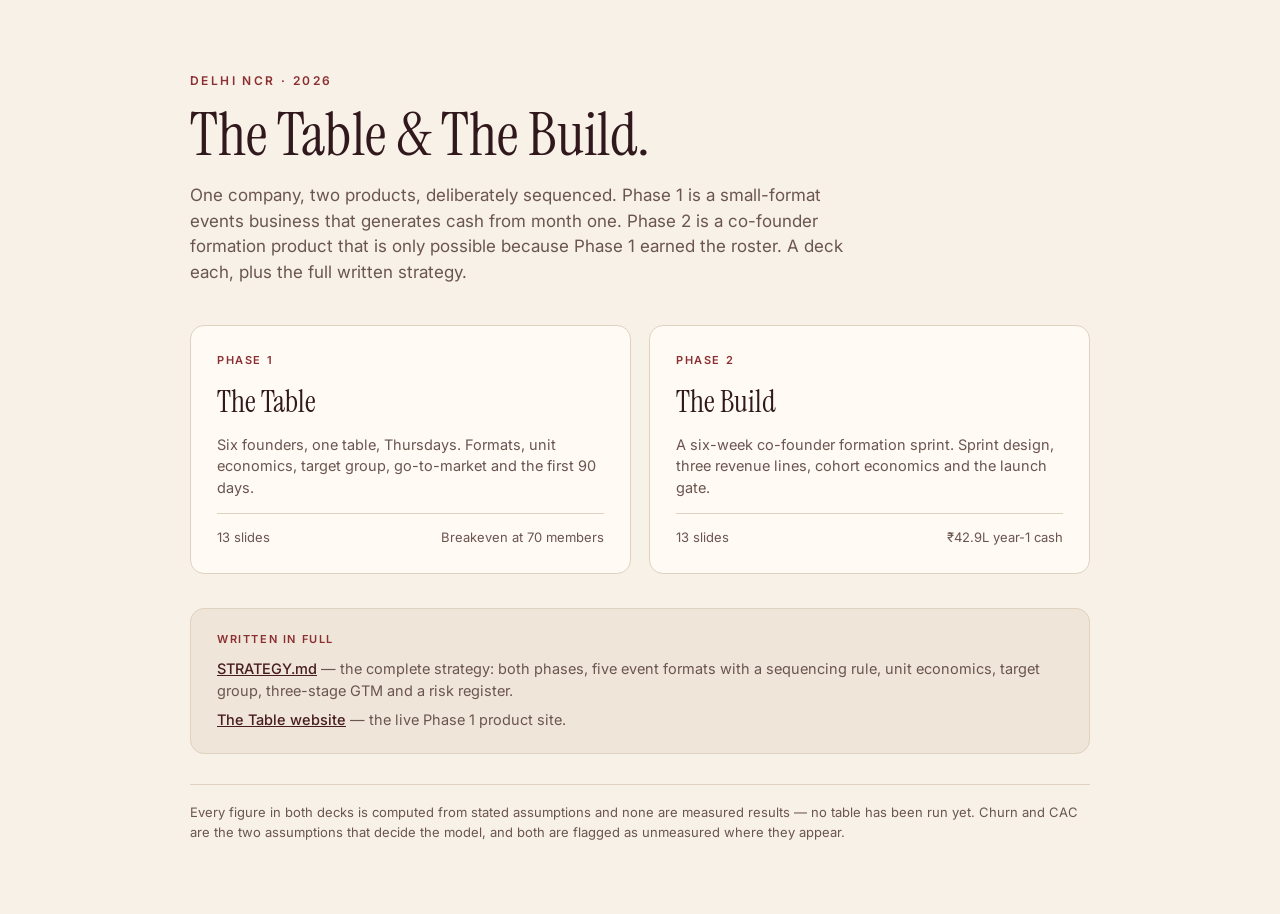
<file: deck/index.html>
<!DOCTYPE html>
<html lang="en">
<head>
<meta charset="utf-8">
<meta name="viewport" content="width=device-width, initial-scale=1">
<title>Strategy decks — The Table &amp; The Build</title>
<link href="https://fonts.googleapis.com/css2?family=Instrument+Serif:ital@0;1&family=Inter:wght@400;500;600;700&display=swap" rel="stylesheet">
<style>
:root{--bg:#f7f1e8;--card:#fffaf3;--card-2:#efe5d8;--line:#e0d2c0;--ink:#31181c;--dim:#6b5550;--accent:#471d1f;--fill:#8c2f32}
*{box-sizing:border-box;margin:0;padding:0}
body{background:var(--bg);font-family:Inter,system-ui,sans-serif;color:var(--ink);padding:72px 24px;line-height:1.5}
.wrap{max-width:900px;margin:0 auto}
.eyebrow{font-size:12px;letter-spacing:2.4px;text-transform:uppercase;color:var(--fill);font-weight:600;margin-bottom:14px}
h1{font-family:"Instrument Serif",Georgia,serif;font-weight:400;font-size:clamp(38px,6vw,60px);line-height:1.05;margin-bottom:16px}
.lede{font-size:17px;color:var(--dim);max-width:62ch;margin-bottom:40px}
.grid{display:grid;grid-template-columns:repeat(auto-fit,minmax(300px,1fr));gap:18px}
a.card{display:block;background:var(--card);border:1px solid var(--line);border-radius:14px;padding:26px;text-decoration:none;color:inherit;transition:border-color .2s,transform .2s}
a.card:hover{border-color:var(--fill);transform:translateY(-2px)}
a.card:focus-visible{outline:2px solid var(--fill);outline-offset:3px}
.k{font-size:11px;letter-spacing:1.6px;text-transform:uppercase;color:var(--fill);font-weight:600;margin-bottom:10px}
h2{font-family:"Instrument Serif",Georgia,serif;font-weight:400;font-size:30px;margin-bottom:10px}
p.b{font-size:14.5px;color:var(--dim)}
.meta{margin-top:14px;padding-top:14px;border-top:1px solid var(--line);font-size:13px;color:var(--dim);display:flex;justify-content:space-between;gap:12px}
.docs{margin-top:34px;background:var(--card-2);border:1px solid var(--line);border-radius:14px;padding:22px 26px}
.docs a{color:var(--accent);font-weight:500}
.note{margin-top:30px;font-size:13px;color:var(--dim);border-top:1px solid var(--line);padding-top:18px}
</style>
</head>
<body>
<div class="wrap">
  <div class="eyebrow">Delhi NCR · 2026</div>
  <h1>The Table &amp; The Build.</h1>
  <p class="lede">
    One company, two products, deliberately sequenced. Phase 1 is a small-format
    events business that generates cash from month one. Phase 2 is a co-founder
    formation product that is only possible because Phase 1 earned the roster.
    A deck each, plus the full written strategy.
  </p>

  <div class="grid">
    <a class="card" href="phase-1-the-table.html">
      <div class="k">Phase 1</div>
      <h2>The Table</h2>
      <p class="b">Six founders, one table, Thursdays. Formats, unit economics, target group, go-to-market and the first 90 days.</p>
      <div class="meta"><span>13 slides</span><span>Breakeven at 70 members</span></div>
    </a>
    <a class="card" href="phase-2-the-build.html">
      <div class="k">Phase 2</div>
      <h2>The Build</h2>
      <p class="b">A six-week co-founder formation sprint. Sprint design, three revenue lines, cohort economics and the launch gate.</p>
      <div class="meta"><span>13 slides</span><span>₹42.9L year-1 cash</span></div>
    </a>
  </div>

  <div class="docs">
    <div class="k">Written in full</div>
    <p class="b"><a href="../STRATEGY.md">STRATEGY.md</a> — the complete strategy: both phases, five event formats with a sequencing rule, unit economics, target group, three-stage GTM and a risk register.</p>
    <p class="b" style="margin-top:8px"><a href="../">The Table website</a> — the live Phase 1 product site.</p>
  </div>

  <p class="note">
    Every figure in both decks is computed from stated assumptions and none are
    measured results — no table has been run yet. Churn and CAC are the two
    assumptions that decide the model, and both are flagged as unmeasured where
    they appear.
  </p>
</div>
</body>
</html>
</file>
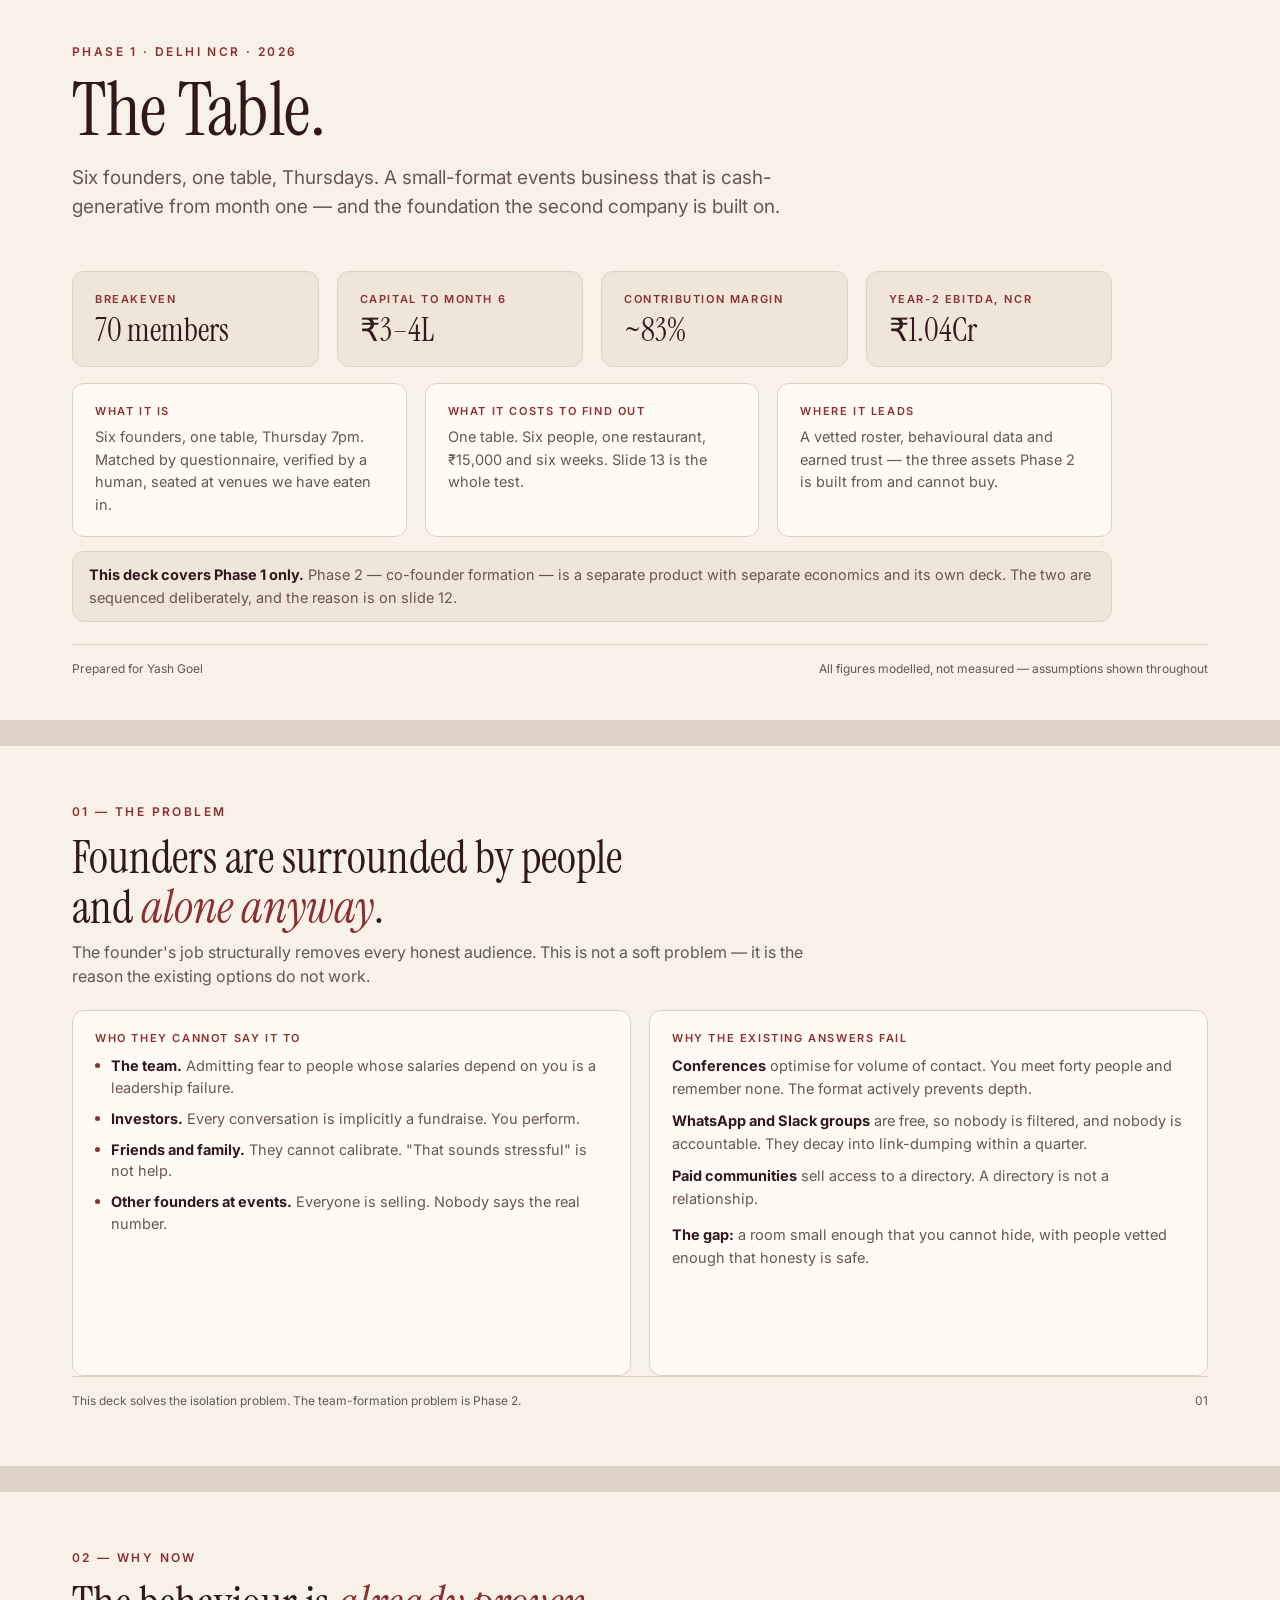
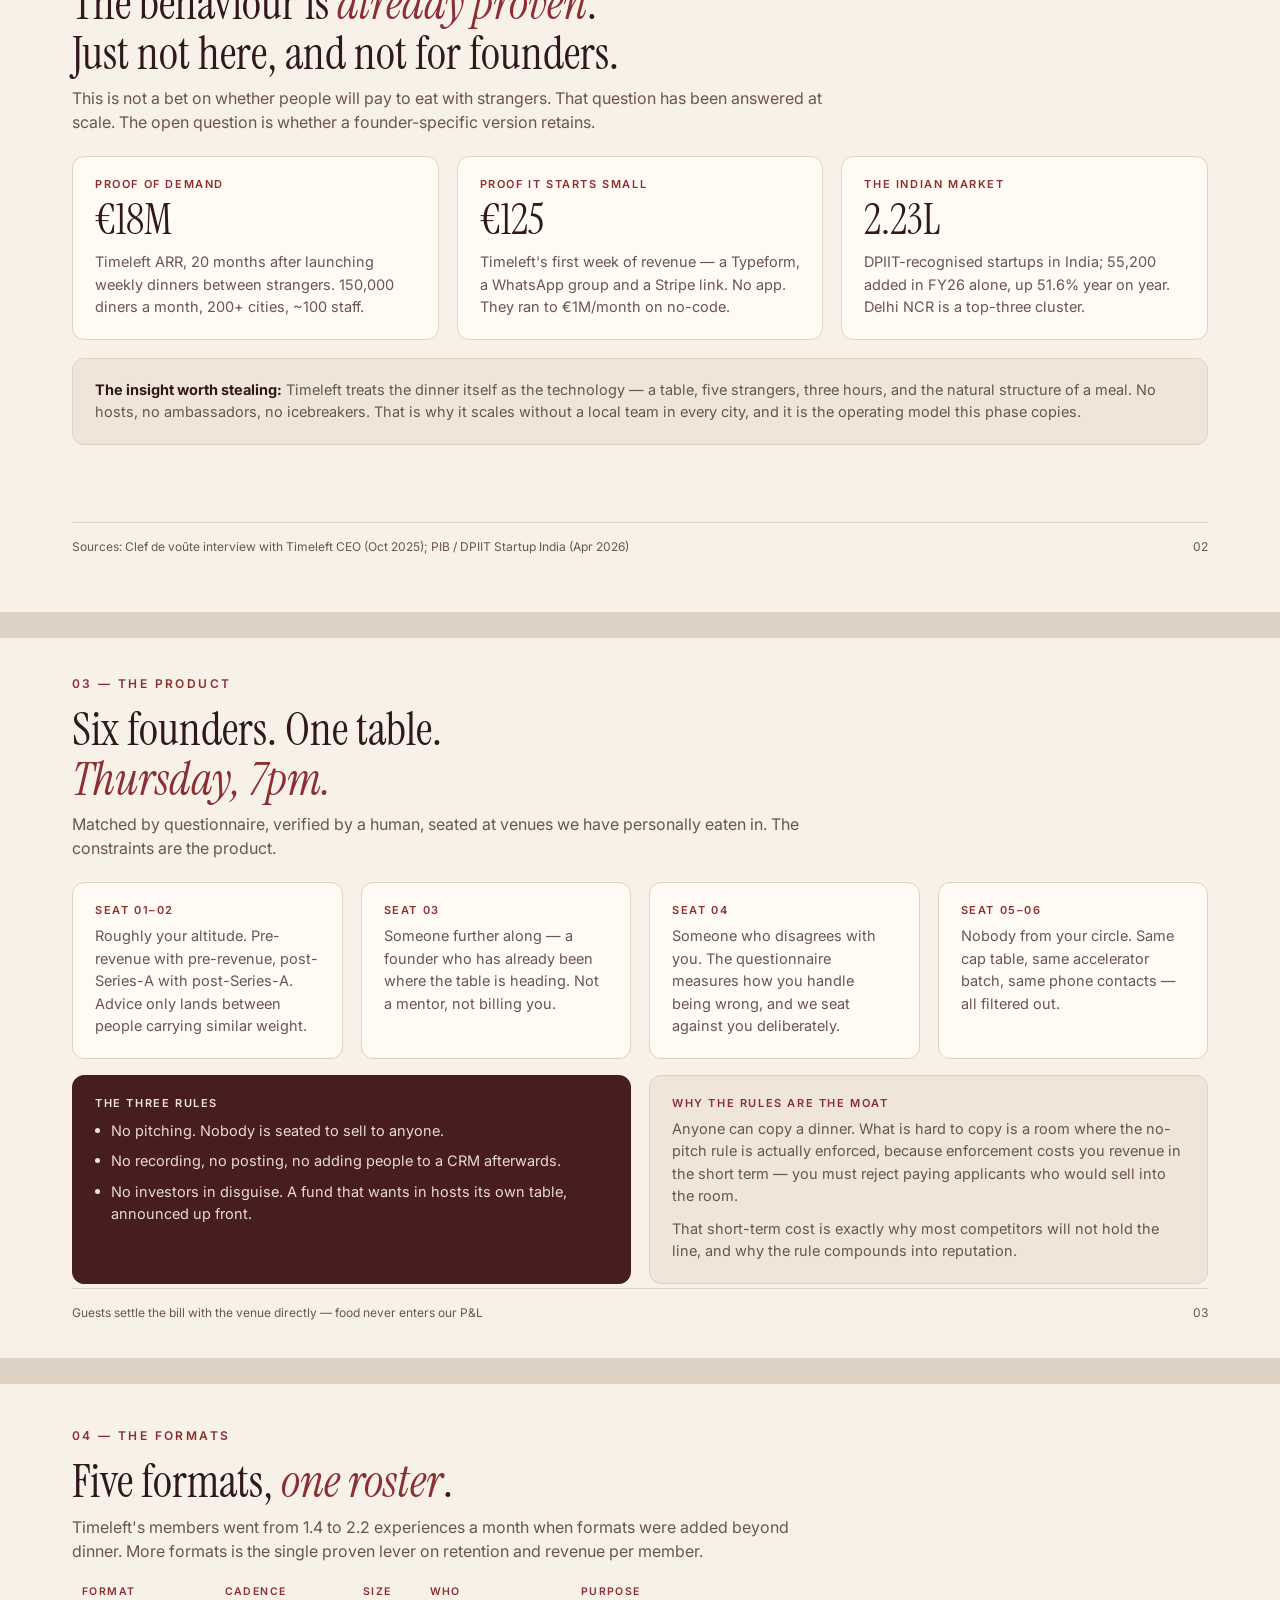
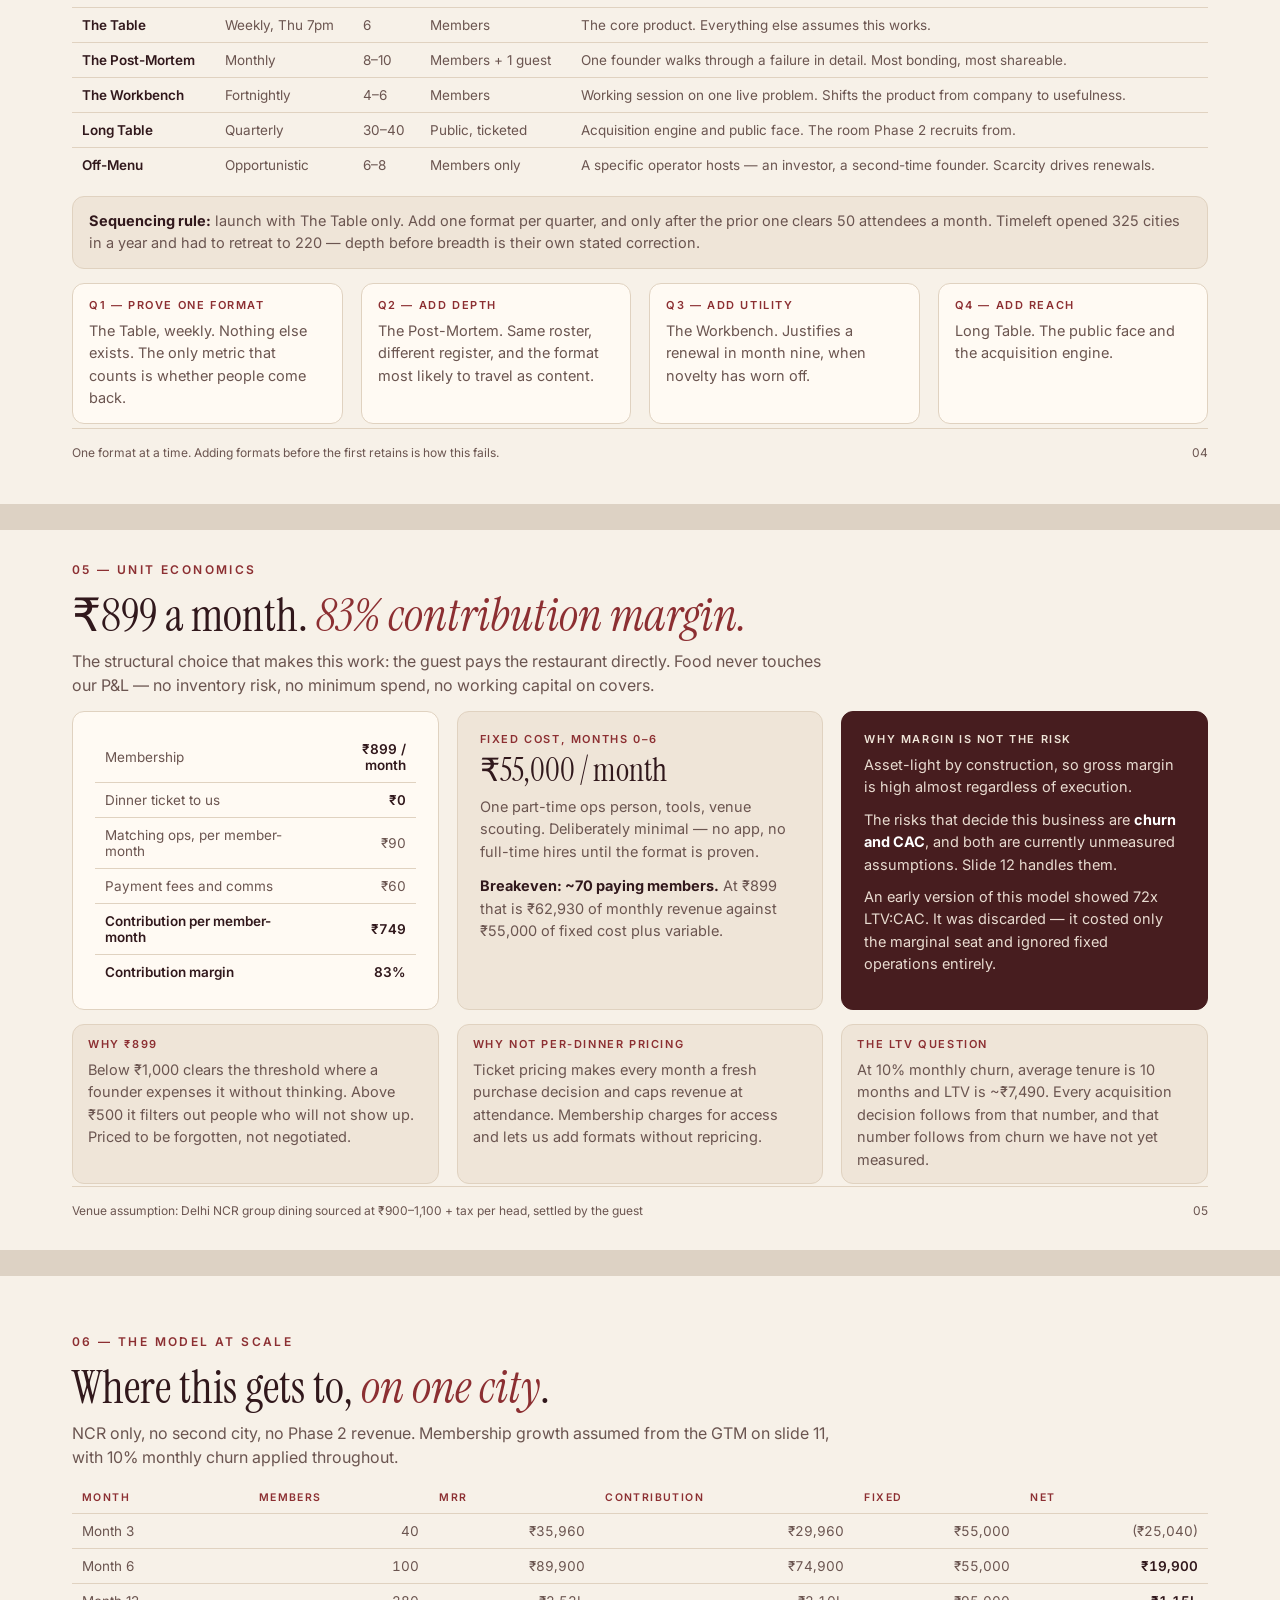
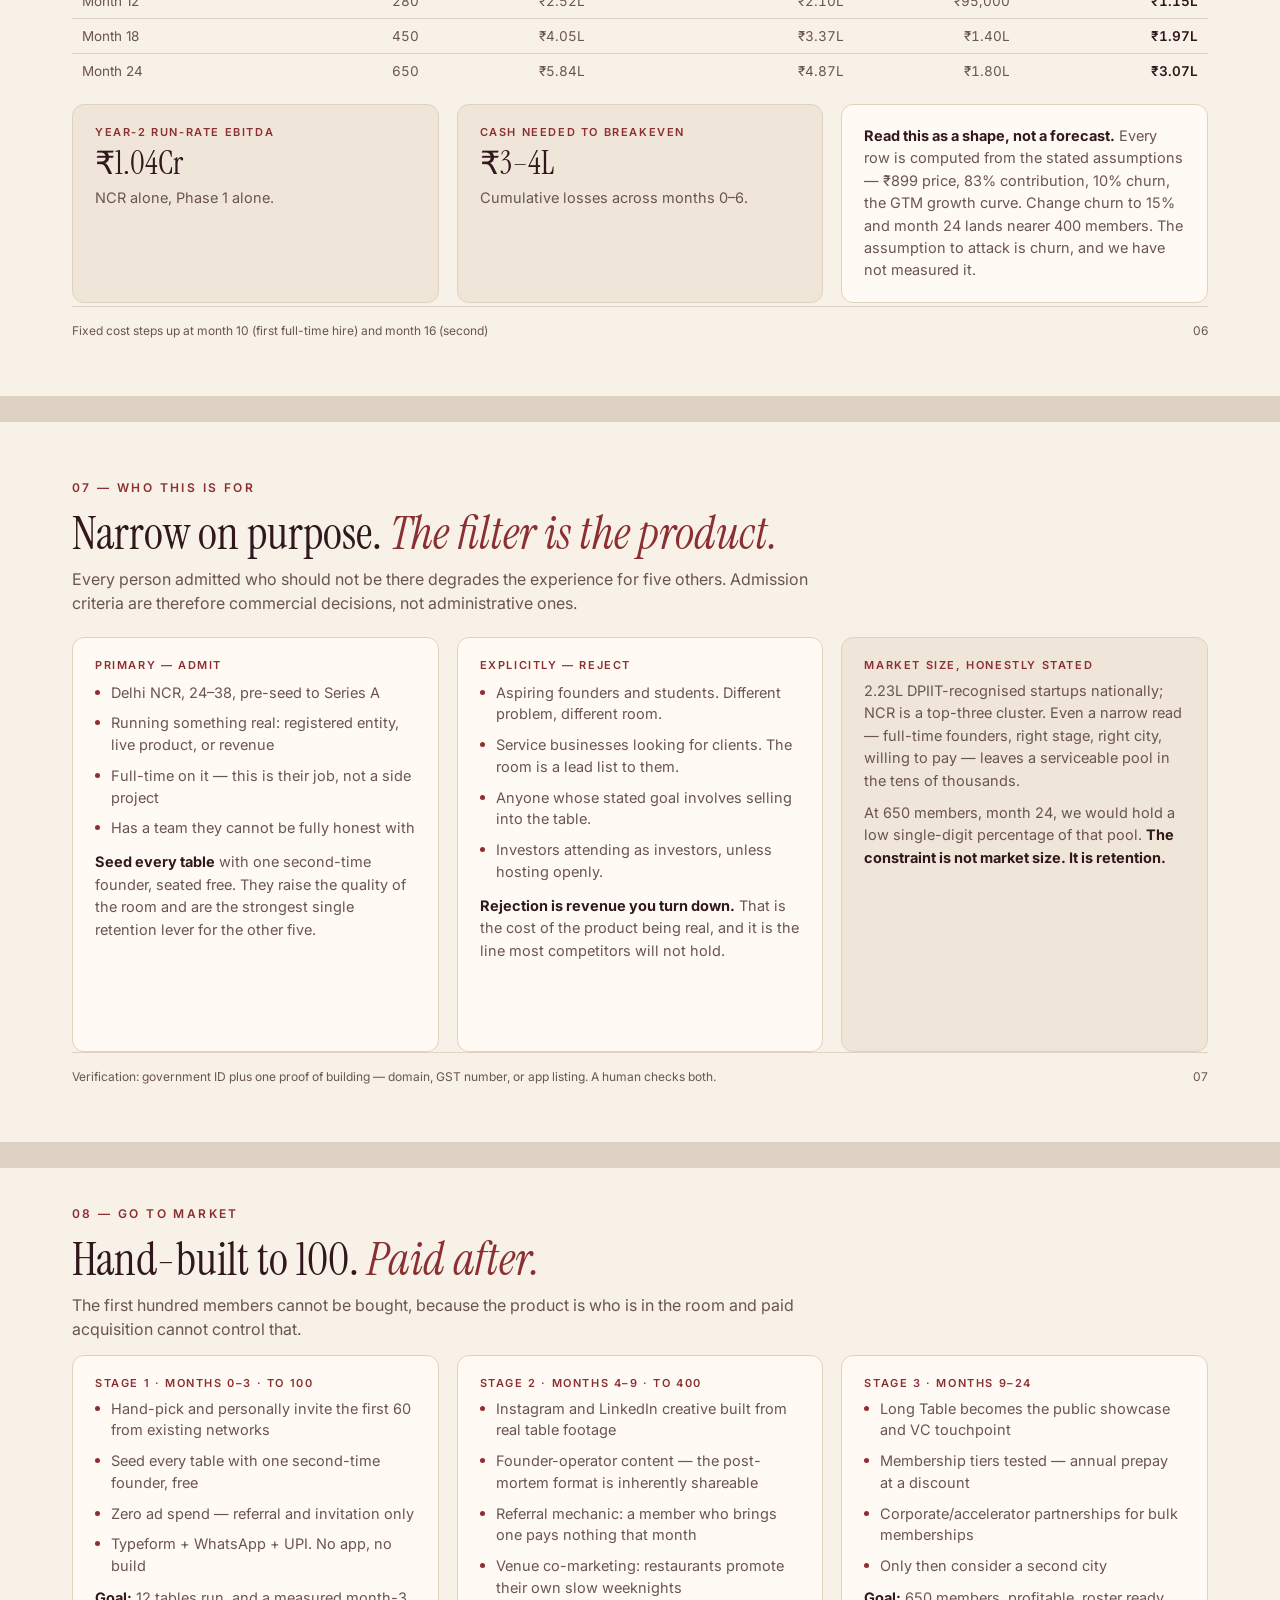
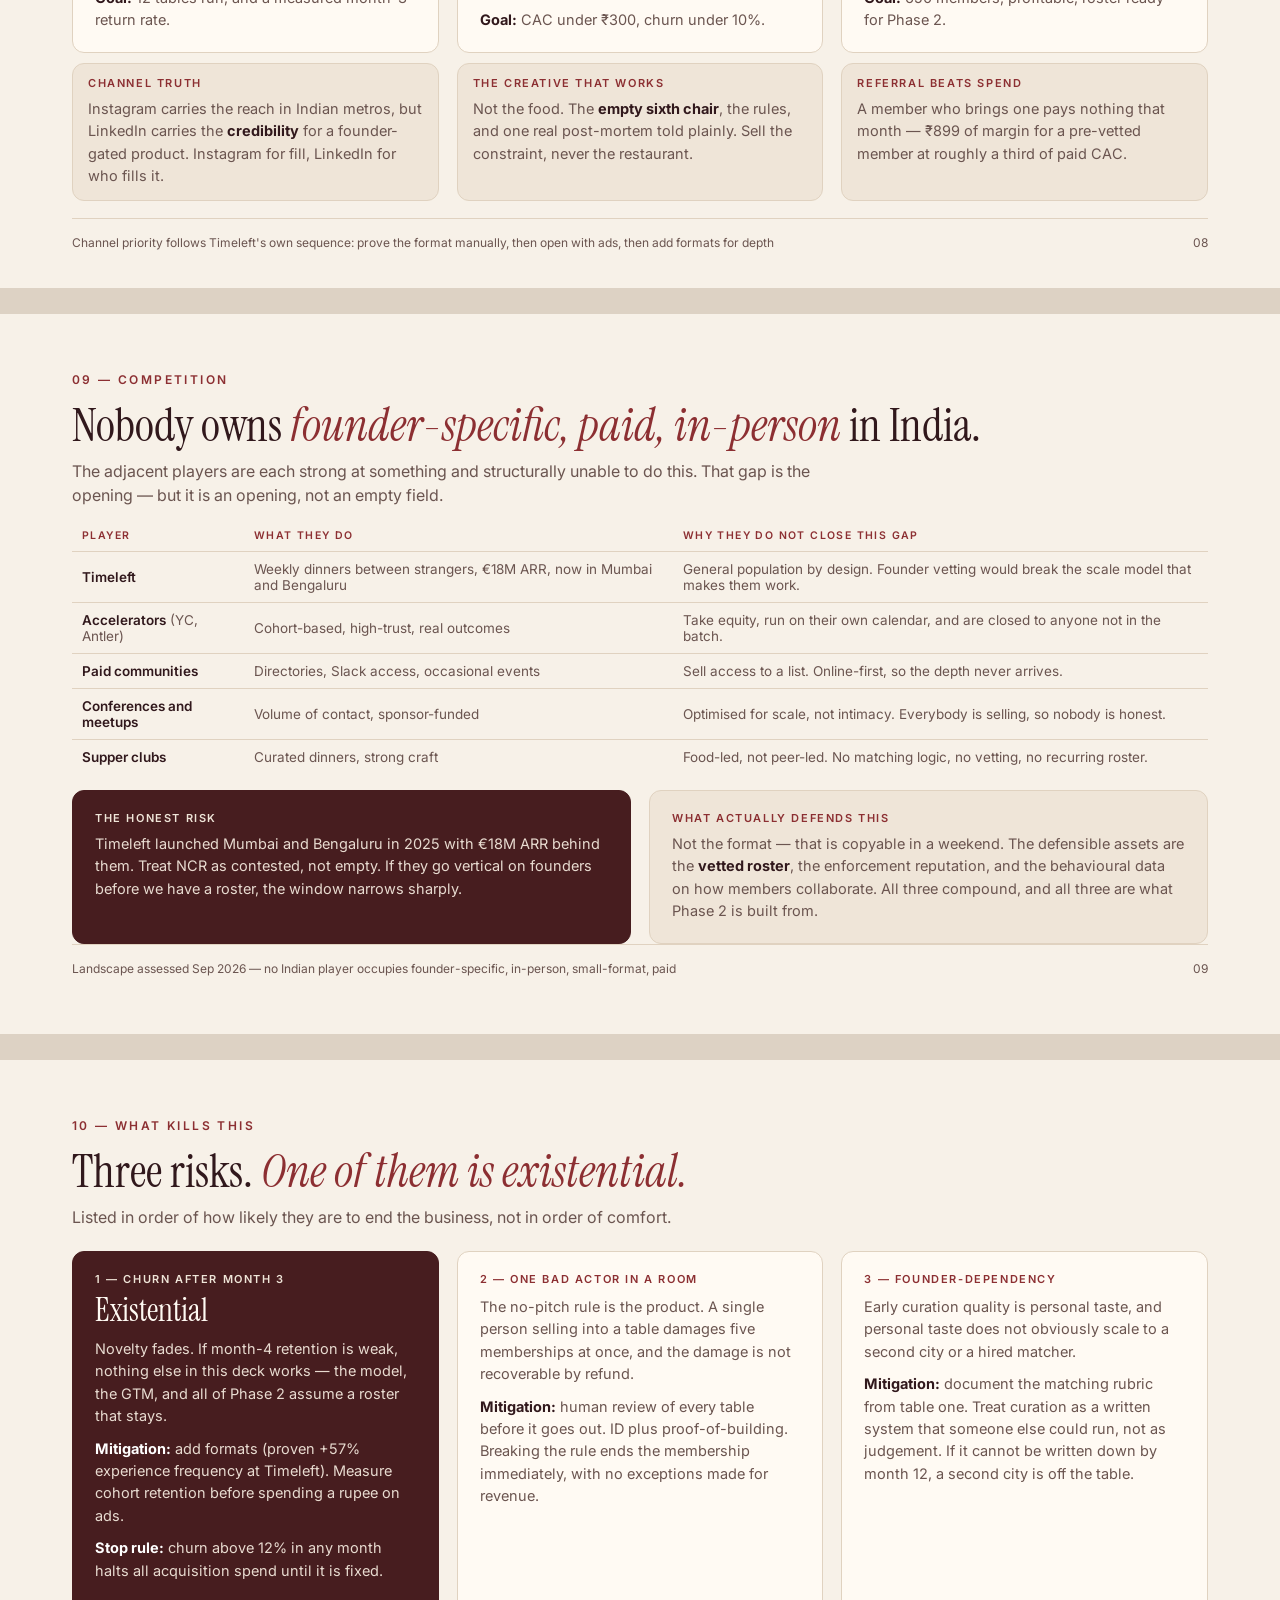
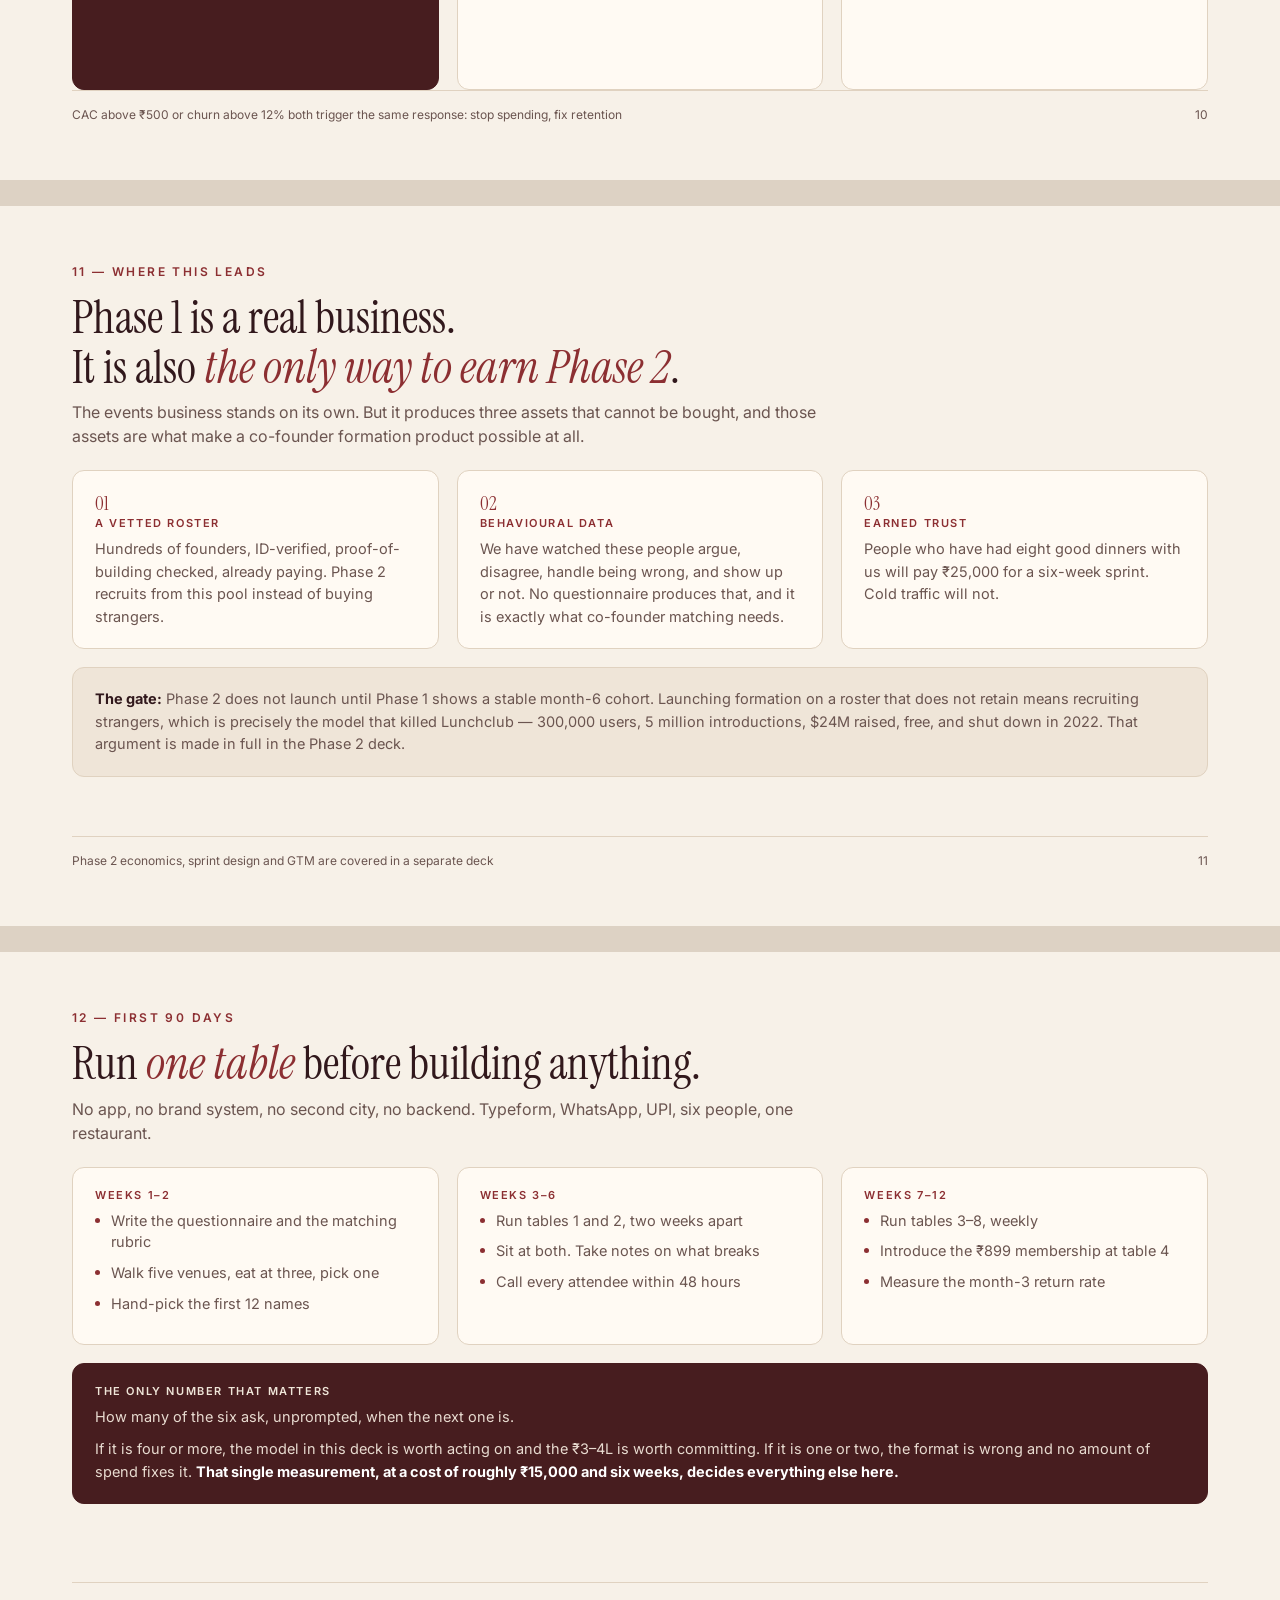
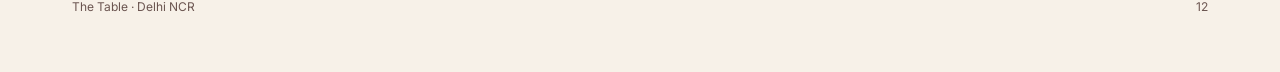
<file: deck/phase-1-the-table.html>
<!DOCTYPE html>
<html lang="en">
<head>
<meta charset="utf-8">
<meta name="viewport" content="width=device-width, initial-scale=1">
<title>The Table — Phase 1 strategy deck</title>
<link href="https://fonts.googleapis.com/css2?family=Instrument+Serif:ital@0;1&family=Inter:wght@400;500;600;700&display=swap" rel="stylesheet">
<link rel="stylesheet" href="deck.css">
</head>
<body>

<!-- 1 COVER -->
<section class="slide" style="justify-content:center;padding-top:44px;padding-bottom:44px">
  <div class="eyebrow">Phase 1 · Delhi NCR · 2026</div>
  <h1>The Table.</h1>
  <p class="sub" style="font-size:19px;margin-top:16px;max-width:64ch">
    Six founders, one table, Thursdays. A small-format events business that is
    cash-generative from month one — and the foundation the second company is built on.
  </p>
  <div class="row" style="margin-top:28px;max-width:1040px">
    <div class="card col alt"><div class="k">Breakeven</div><div class="big sm">70 members</div></div>
    <div class="card col alt"><div class="k">Capital to month 6</div><div class="big sm">₹3–4L</div></div>
    <div class="card col alt"><div class="k">Contribution margin</div><div class="big sm">~83%</div></div>
    <div class="card col alt"><div class="k">Year-2 EBITDA, NCR</div><div class="big sm">₹1.04Cr</div></div>
  </div>
  <div class="row" style="margin-top:16px;max-width:1040px">
    <div class="card col"><div class="k">What it is</div><p class="b">Six founders, one table, Thursday 7pm. Matched by questionnaire, verified by a human, seated at venues we have eaten in.</p></div>
    <div class="card col"><div class="k">What it costs to find out</div><p class="b">One table. Six people, one restaurant, ₹15,000 and six weeks. Slide 13 is the whole test.</p></div>
    <div class="card col"><div class="k">Where it leads</div><p class="b">A vetted roster, behavioural data and earned trust — the three assets Phase 2 is built from and cannot buy.</p></div>
  </div>
  <div class="card alt" style="margin-top:14px;max-width:1040px;padding:12px 16px">
    <p class="b"><strong style="color:var(--ink)">This deck covers Phase 1 only.</strong> Phase 2 — co-founder formation — is a separate product with separate economics and its own deck. The two are sequenced deliberately, and the reason is on slide 12.</p>
  </div>
  <div class="foot"><span>Prepared for Yash Goel</span><span>All figures modelled, not measured — assumptions shown throughout</span></div>
</section>

<!-- 2 PROBLEM -->
<section class="slide">
  <div class="eyebrow">01 — The problem</div>
  <h2>Founders are surrounded by people<br>and <em>alone anyway</em>.</h2>
  <p class="sub">The founder's job structurally removes every honest audience. This is not a soft problem — it is the reason the existing options do not work.</p>
  <div class="row" style="flex:1">
    <div class="card col">
      <div class="k">Who they cannot say it to</div>
      <ul style="margin-top:10px">
        <li><strong style="color:var(--ink)">The team.</strong> Admitting fear to people whose salaries depend on you is a leadership failure.</li>
        <li><strong style="color:var(--ink)">Investors.</strong> Every conversation is implicitly a fundraise. You perform.</li>
        <li><strong style="color:var(--ink)">Friends and family.</strong> They cannot calibrate. "That sounds stressful" is not help.</li>
        <li><strong style="color:var(--ink)">Other founders at events.</strong> Everyone is selling. Nobody says the real number.</li>
      </ul>
    </div>
    <div class="card col">
      <div class="k">Why the existing answers fail</div>
      <p class="b" style="margin-top:10px"><strong style="color:var(--ink)">Conferences</strong> optimise for volume of contact. You meet forty people and remember none. The format actively prevents depth.</p>
      <p class="b" style="margin-top:10px"><strong style="color:var(--ink)">WhatsApp and Slack groups</strong> are free, so nobody is filtered, and nobody is accountable. They decay into link-dumping within a quarter.</p>
      <p class="b" style="margin-top:10px"><strong style="color:var(--ink)">Paid communities</strong> sell access to a directory. A directory is not a relationship.</p>
      <p class="b" style="margin-top:14px"><strong style="color:var(--ink)">The gap:</strong> a room small enough that you cannot hide, with people vetted enough that honesty is safe.</p>
    </div>
  </div>
  <div class="foot"><span>This deck solves the isolation problem. The team-formation problem is Phase 2.</span><span>01</span></div>
</section>

<!-- 3 WHY NOW -->
<section class="slide">
  <div class="eyebrow">02 — Why now</div>
  <h2>The behaviour is <em>already proven</em>.<br>Just not here, and not for founders.</h2>
  <p class="sub">This is not a bet on whether people will pay to eat with strangers. That question has been answered at scale. The open question is whether a founder-specific version retains.</p>
  <div class="row">
    <div class="card col"><div class="k">Proof of demand</div><div class="big">€18M</div><p class="b" style="margin-top:10px">Timeleft ARR, 20 months after launching weekly dinners between strangers. 150,000 diners a month, 200+ cities, ~100 staff.</p></div>
    <div class="card col"><div class="k">Proof it starts small</div><div class="big">€125</div><p class="b" style="margin-top:10px">Timeleft's first week of revenue — a Typeform, a WhatsApp group and a Stripe link. No app. They ran to €1M/month on no-code.</p></div>
    <div class="card col"><div class="k">The Indian market</div><div class="big">2.23L</div><p class="b" style="margin-top:10px">DPIIT-recognised startups in India; 55,200 added in FY26 alone, up 51.6% year on year. Delhi NCR is a top-three cluster.</p></div>
  </div>
  <div class="card alt" style="margin-top:18px">
    <p class="b"><strong style="color:var(--ink)">The insight worth stealing:</strong> Timeleft treats the dinner itself as the technology — a table, five strangers, three hours, and the natural structure of a meal. No hosts, no ambassadors, no icebreakers. That is why it scales without a local team in every city, and it is the operating model this phase copies.</p>
  </div>
  <div class="foot"><span>Sources: Clef de voûte interview with Timeleft CEO (Oct 2025); PIB / DPIIT Startup India (Apr 2026)</span><span>02</span></div>
</section>

<!-- 4 THE PRODUCT -->
<section class="slide" style="padding-top:38px;padding-bottom:38px">
  <div class="eyebrow">03 — The product</div>
  <h2>Six founders. One table.<br><em>Thursday, 7pm.</em></h2>
  <p class="sub">Matched by questionnaire, verified by a human, seated at venues we have personally eaten in. The constraints are the product.</p>
  <div class="row">
    <div class="card col"><div class="k">Seat 01–02</div><p class="b">Roughly your altitude. Pre-revenue with pre-revenue, post-Series-A with post-Series-A. Advice only lands between people carrying similar weight.</p></div>
    <div class="card col"><div class="k">Seat 03</div><p class="b">Someone further along — a founder who has already been where the table is heading. Not a mentor, not billing you.</p></div>
    <div class="card col"><div class="k">Seat 04</div><p class="b">Someone who disagrees with you. The questionnaire measures how you handle being wrong, and we seat against you deliberately.</p></div>
    <div class="card col"><div class="k">Seat 05–06</div><p class="b">Nobody from your circle. Same cap table, same accelerator batch, same phone contacts — all filtered out.</p></div>
  </div>
  <div class="row" style="margin-top:16px">
    <div class="card col dark">
      <div class="k">The three rules</div>
      <ul style="margin-top:10px">
        <li>No pitching. Nobody is seated to sell to anyone.</li>
        <li>No recording, no posting, no adding people to a CRM afterwards.</li>
        <li>No investors in disguise. A fund that wants in hosts its own table, announced up front.</li>
      </ul>
    </div>
    <div class="card col alt">
      <div class="k">Why the rules are the moat</div>
      <p class="b">Anyone can copy a dinner. What is hard to copy is a room where the no-pitch rule is actually enforced, because enforcement costs you revenue in the short term — you must reject paying applicants who would sell into the room.</p>
      <p class="b" style="margin-top:10px">That short-term cost is exactly why most competitors will not hold the line, and why the rule compounds into reputation.</p>
    </div>
  </div>
  <div class="foot"><span>Guests settle the bill with the venue directly — food never enters our P&amp;L</span><span>03</span></div>
</section>

<!-- 5 FORMATS -->
<section class="slide" style="padding-top:44px;padding-bottom:44px">
  <div class="eyebrow">04 — The formats</div>
  <h2>Five formats, <em>one roster</em>.</h2>
  <p class="sub">Timeleft's members went from 1.4 to 2.2 experiences a month when formats were added beyond dinner. More formats is the single proven lever on retention and revenue per member.</p>
  <table>
    <thead><tr><th>Format</th><th>Cadence</th><th>Size</th><th>Who</th><th>Purpose</th></tr></thead>
    <tbody>
      <tr><td><strong>The Table</strong></td><td>Weekly, Thu 7pm</td><td>6</td><td>Members</td><td>The core product. Everything else assumes this works.</td></tr>
      <tr><td><strong>The Post-Mortem</strong></td><td>Monthly</td><td>8–10</td><td>Members + 1 guest</td><td>One founder walks through a failure in detail. Most bonding, most shareable.</td></tr>
      <tr><td><strong>The Workbench</strong></td><td>Fortnightly</td><td>4–6</td><td>Members</td><td>Working session on one live problem. Shifts the product from company to usefulness.</td></tr>
      <tr><td><strong>Long Table</strong></td><td>Quarterly</td><td>30–40</td><td>Public, ticketed</td><td>Acquisition engine and public face. The room Phase 2 recruits from.</td></tr>
      <tr><td><strong>Off-Menu</strong></td><td>Opportunistic</td><td>6–8</td><td>Members only</td><td>A specific operator hosts — an investor, a second-time founder. Scarcity drives renewals.</td></tr>
    </tbody>
  </table>
  <div class="card alt" style="margin-top:14px;padding:13px 16px">
    <p class="b"><strong style="color:var(--ink)">Sequencing rule:</strong> launch with The Table only. Add one format per quarter, and only after the prior one clears 50 attendees a month. Timeleft opened 325 cities in a year and had to retreat to 220 — depth before breadth is their own stated correction.</p>
  </div>
  <div class="row" style="margin-top:14px">
    <div class="card col" style="padding:14px 16px"><div class="k">Q1 — prove one format</div><p class="b">The Table, weekly. Nothing else exists. The only metric that counts is whether people come back.</p></div>
    <div class="card col" style="padding:14px 16px"><div class="k">Q2 — add depth</div><p class="b">The Post-Mortem. Same roster, different register, and the format most likely to travel as content.</p></div>
    <div class="card col" style="padding:14px 16px"><div class="k">Q3 — add utility</div><p class="b">The Workbench. Justifies a renewal in month nine, when novelty has worn off.</p></div>
    <div class="card col" style="padding:14px 16px"><div class="k">Q4 — add reach</div><p class="b">Long Table. The public face and the acquisition engine.</p></div>
  </div>
  <div class="foot"><span>One format at a time. Adding formats before the first retains is how this fails.</span><span>04</span></div>
</section>

<!-- 6 UNIT ECONOMICS -->
<section class="slide" style="padding-top:32px;padding-bottom:32px">
  <div class="eyebrow">05 — Unit economics</div>
  <h2>₹899 a month. <em>83% contribution margin.</em></h2>
  <p class="sub" style="margin-bottom:14px">The structural choice that makes this work: the guest pays the restaurant directly. Food never touches our P&amp;L — no inventory risk, no minimum spend, no working capital on covers.</p>
  <div class="row">
    <div class="card col">
      <table>
        <tbody>
          <tr><td>Membership</td><td class="num"><strong>₹899 / month</strong></td></tr>
          <tr><td>Dinner ticket to us</td><td class="num"><strong>₹0</strong></td></tr>
          <tr><td>Matching ops, per member-month</td><td class="num">₹90</td></tr>
          <tr><td>Payment fees and comms</td><td class="num">₹60</td></tr>
          <tr><td><strong>Contribution per member-month</strong></td><td class="num"><strong>₹749</strong></td></tr>
          <tr><td><strong>Contribution margin</strong></td><td class="num"><strong>83%</strong></td></tr>
        </tbody>
      </table>
    </div>
    <div class="card col alt">
      <div class="k">Fixed cost, months 0–6</div>
      <div class="big sm">₹55,000 / month</div>
      <p class="b" style="margin-top:10px">One part-time ops person, tools, venue scouting. Deliberately minimal — no app, no full-time hires until the format is proven.</p>
      <p class="b" style="margin-top:12px"><strong style="color:var(--ink)">Breakeven: ~70 paying members.</strong> At ₹899 that is ₹62,930 of monthly revenue against ₹55,000 of fixed cost plus variable.</p>
    </div>
    <div class="card col dark">
      <div class="k">Why margin is not the risk</div>
      <p class="b">Asset-light by construction, so gross margin is high almost regardless of execution.</p>
      <p class="b" style="margin-top:10px">The risks that decide this business are <strong style="color:#fff">churn and CAC</strong>, and both are currently unmeasured assumptions. Slide 12 handles them.</p>
      <p class="b" style="margin-top:10px">An early version of this model showed 72x LTV:CAC. It was discarded — it costed only the marginal seat and ignored fixed operations entirely.</p>
    </div>
  </div>
  <div class="row" style="margin-top:14px">
    <div class="card col alt" style="padding:12px 15px"><div class="k">Why ₹899</div><p class="b">Below ₹1,000 clears the threshold where a founder expenses it without thinking. Above ₹500 it filters out people who will not show up. Priced to be forgotten, not negotiated.</p></div>
    <div class="card col alt" style="padding:12px 15px"><div class="k">Why not per-dinner pricing</div><p class="b">Ticket pricing makes every month a fresh purchase decision and caps revenue at attendance. Membership charges for access and lets us add formats without repricing.</p></div>
    <div class="card col alt" style="padding:12px 15px"><div class="k">The LTV question</div><p class="b">At 10% monthly churn, average tenure is 10 months and LTV is ~₹7,490. Every acquisition decision follows from that number, and that number follows from churn we have not yet measured.</p></div>
  </div>
  <div class="foot"><span>Venue assumption: Delhi NCR group dining sourced at ₹900–1,100 + tax per head, settled by the guest</span><span>05</span></div>
</section>

<!-- 7 P&L -->
<section class="slide">
  <div class="eyebrow">06 — The model at scale</div>
  <h2>Where this gets to, <em>on one city</em>.</h2>
  <p class="sub">NCR only, no second city, no Phase 2 revenue. Membership growth assumed from the GTM on slide 11, with 10% monthly churn applied throughout.</p>
  <table>
    <thead><tr><th>Month</th><th>Members</th><th>MRR</th><th>Contribution</th><th>Fixed</th><th>Net</th></tr></thead>
    <tbody>
      <tr><td>Month 3</td><td class="num">40</td><td class="num">₹35,960</td><td class="num">₹29,960</td><td class="num">₹55,000</td><td class="num">(₹25,040)</td></tr>
      <tr><td>Month 6</td><td class="num">100</td><td class="num">₹89,900</td><td class="num">₹74,900</td><td class="num">₹55,000</td><td class="num"><strong>₹19,900</strong></td></tr>
      <tr><td>Month 12</td><td class="num">280</td><td class="num">₹2.52L</td><td class="num">₹2.10L</td><td class="num">₹95,000</td><td class="num"><strong>₹1.15L</strong></td></tr>
      <tr><td>Month 18</td><td class="num">450</td><td class="num">₹4.05L</td><td class="num">₹3.37L</td><td class="num">₹1.40L</td><td class="num"><strong>₹1.97L</strong></td></tr>
      <tr><td>Month 24</td><td class="num">650</td><td class="num">₹5.84L</td><td class="num">₹4.87L</td><td class="num">₹1.80L</td><td class="num"><strong>₹3.07L</strong></td></tr>
    </tbody>
  </table>
  <div class="row" style="margin-top:16px">
    <div class="card col alt"><div class="k">Year-2 run-rate EBITDA</div><div class="big sm">₹1.04Cr</div><p class="b" style="margin-top:8px">NCR alone, Phase 1 alone.</p></div>
    <div class="card col alt"><div class="k">Cash needed to breakeven</div><div class="big sm">₹3–4L</div><p class="b" style="margin-top:8px">Cumulative losses across months 0–6.</p></div>
    <div class="card col"><p class="b"><strong style="color:var(--ink)">Read this as a shape, not a forecast.</strong> Every row is computed from the stated assumptions — ₹899 price, 83% contribution, 10% churn, the GTM growth curve. Change churn to 15% and month 24 lands nearer 400 members. The assumption to attack is churn, and we have not measured it.</p></div>
  </div>
  <div class="foot"><span>Fixed cost steps up at month 10 (first full-time hire) and month 16 (second)</span><span>06</span></div>
</section>

<!-- 8 TARGET GROUP -->
<section class="slide">
  <div class="eyebrow">07 — Who this is for</div>
  <h2>Narrow on purpose. <em>The filter is the product.</em></h2>
  <p class="sub">Every person admitted who should not be there degrades the experience for five others. Admission criteria are therefore commercial decisions, not administrative ones.</p>
  <div class="row" style="flex:1">
    <div class="card col">
      <div class="k">Primary — admit</div>
      <ul style="margin-top:10px">
        <li>Delhi NCR, 24–38, pre-seed to Series A</li>
        <li>Running something real: registered entity, live product, or revenue</li>
        <li>Full-time on it — this is their job, not a side project</li>
        <li>Has a team they cannot be fully honest with</li>
      </ul>
      <p class="b" style="margin-top:12px"><strong style="color:var(--ink)">Seed every table</strong> with one second-time founder, seated free. They raise the quality of the room and are the strongest single retention lever for the other five.</p>
    </div>
    <div class="card col">
      <div class="k">Explicitly — reject</div>
      <ul style="margin-top:10px">
        <li>Aspiring founders and students. Different problem, different room.</li>
        <li>Service businesses looking for clients. The room is a lead list to them.</li>
        <li>Anyone whose stated goal involves selling into the table.</li>
        <li>Investors attending as investors, unless hosting openly.</li>
      </ul>
      <p class="b" style="margin-top:12px"><strong style="color:var(--ink)">Rejection is revenue you turn down.</strong> That is the cost of the product being real, and it is the line most competitors will not hold.</p>
    </div>
    <div class="card col alt">
      <div class="k">Market size, honestly stated</div>
      <p class="b">2.23L DPIIT-recognised startups nationally; NCR is a top-three cluster. Even a narrow read — full-time founders, right stage, right city, willing to pay — leaves a serviceable pool in the tens of thousands.</p>
      <p class="b" style="margin-top:10px">At 650 members, month 24, we would hold a low single-digit percentage of that pool. <strong style="color:var(--ink)">The constraint is not market size. It is retention.</strong></p>
    </div>
  </div>
  <div class="foot"><span>Verification: government ID plus one proof of building — domain, GST number, or app listing. A human checks both.</span><span>07</span></div>
</section>

<!-- 9 GTM -->
<section class="slide" style="padding-top:38px;padding-bottom:38px">
  <div class="eyebrow">08 — Go to market</div>
  <h2>Hand-built to 100. <em>Paid after.</em></h2>
  <p class="sub" style="margin-bottom:14px">The first hundred members cannot be bought, because the product is who is in the room and paid acquisition cannot control that.</p>
  <div class="row">
    <div class="card col"><div class="k">Stage 1 · Months 0–3 · to 100</div>
      <ul><li>Hand-pick and personally invite the first 60 from existing networks</li><li>Seed every table with one second-time founder, free</li><li>Zero ad spend — referral and invitation only</li><li>Typeform + WhatsApp + UPI. No app, no build</li></ul>
      <p class="b" style="margin-top:10px"><strong style="color:var(--ink)">Goal:</strong> 12 tables run, and a measured month-3 return rate.</p>
    </div>
    <div class="card col"><div class="k">Stage 2 · Months 4–9 · to 400</div>
      <ul><li>Instagram and LinkedIn creative built from real table footage</li><li>Founder-operator content — the post-mortem format is inherently shareable</li><li>Referral mechanic: a member who brings one pays nothing that month</li><li>Venue co-marketing: restaurants promote their own slow weeknights</li></ul>
      <p class="b" style="margin-top:10px"><strong style="color:var(--ink)">Goal:</strong> CAC under ₹300, churn under 10%.</p>
    </div>
    <div class="card col"><div class="k">Stage 3 · Months 9–24</div>
      <ul><li>Long Table becomes the public showcase and VC touchpoint</li><li>Membership tiers tested — annual prepay at a discount</li><li>Corporate/accelerator partnerships for bulk memberships</li><li>Only then consider a second city</li></ul>
      <p class="b" style="margin-top:10px"><strong style="color:var(--ink)">Goal:</strong> 650 members, profitable, roster ready for Phase 2.</p>
    </div>
  </div>
  <div class="row" style="margin-top:10px">
    <div class="card col alt" style="padding:12px 15px"><div class="k">Channel truth</div><p class="b">Instagram carries the reach in Indian metros, but LinkedIn carries the <strong style="color:var(--ink)">credibility</strong> for a founder-gated product. Instagram for fill, LinkedIn for who fills it.</p></div>
    <div class="card col alt" style="padding:12px 15px"><div class="k">The creative that works</div><p class="b">Not the food. The <strong style="color:var(--ink)">empty sixth chair</strong>, the rules, and one real post-mortem told plainly. Sell the constraint, never the restaurant.</p></div>
    <div class="card col alt" style="padding:12px 15px"><div class="k">Referral beats spend</div><p class="b">A member who brings one pays nothing that month — ₹899 of margin for a pre-vetted member at roughly a third of paid CAC.</p></div>
  </div>
  <div class="foot"><span>Channel priority follows Timeleft's own sequence: prove the format manually, then open with ads, then add formats for depth</span><span>08</span></div>
</section>

<!-- 10 COMPETITION -->
<section class="slide">
  <div class="eyebrow">09 — Competition</div>
  <h2>Nobody owns <em>founder-specific, paid, in-person</em> in India.</h2>
  <p class="sub">The adjacent players are each strong at something and structurally unable to do this. That gap is the opening — but it is an opening, not an empty field.</p>
  <table>
    <thead><tr><th>Player</th><th>What they do</th><th>Why they do not close this gap</th></tr></thead>
    <tbody>
      <tr><td><strong>Timeleft</strong></td><td>Weekly dinners between strangers, €18M ARR, now in Mumbai and Bengaluru</td><td>General population by design. Founder vetting would break the scale model that makes them work.</td></tr>
      <tr><td><strong>Accelerators</strong> (YC, Antler)</td><td>Cohort-based, high-trust, real outcomes</td><td>Take equity, run on their own calendar, and are closed to anyone not in the batch.</td></tr>
      <tr><td><strong>Paid communities</strong></td><td>Directories, Slack access, occasional events</td><td>Sell access to a list. Online-first, so the depth never arrives.</td></tr>
      <tr><td><strong>Conferences and meetups</strong></td><td>Volume of contact, sponsor-funded</td><td>Optimised for scale, not intimacy. Everybody is selling, so nobody is honest.</td></tr>
      <tr><td><strong>Supper clubs</strong></td><td>Curated dinners, strong craft</td><td>Food-led, not peer-led. No matching logic, no vetting, no recurring roster.</td></tr>
    </tbody>
  </table>
  <div class="row" style="margin-top:16px">
    <div class="card col dark"><div class="k">The honest risk</div><p class="b">Timeleft launched Mumbai and Bengaluru in 2025 with €18M ARR behind them. Treat NCR as contested, not empty. If they go vertical on founders before we have a roster, the window narrows sharply.</p></div>
    <div class="card col alt"><div class="k">What actually defends this</div><p class="b">Not the format — that is copyable in a weekend. The defensible assets are the <strong style="color:var(--ink)">vetted roster</strong>, the enforcement reputation, and the behavioural data on how members collaborate. All three compound, and all three are what Phase 2 is built from.</p></div>
  </div>
  <div class="foot"><span>Landscape assessed Sep 2026 — no Indian player occupies founder-specific, in-person, small-format, paid</span><span>09</span></div>
</section>

<!-- 11 RISKS -->
<section class="slide">
  <div class="eyebrow">10 — What kills this</div>
  <h2>Three risks. <em>One of them is existential.</em></h2>
  <p class="sub">Listed in order of how likely they are to end the business, not in order of comfort.</p>
  <div class="row" style="flex:1">
    <div class="card col dark">
      <div class="k">1 — Churn after month 3</div>
      <div class="big sm">Existential</div>
      <p class="b" style="margin-top:12px">Novelty fades. If month-4 retention is weak, nothing else in this deck works — the model, the GTM, and all of Phase 2 assume a roster that stays.</p>
      <p class="b" style="margin-top:10px"><strong style="color:#fff">Mitigation:</strong> add formats (proven +57% experience frequency at Timeleft). Measure cohort retention before spending a rupee on ads.</p>
      <p class="b" style="margin-top:10px"><strong style="color:#fff">Stop rule:</strong> churn above 12% in any month halts all acquisition spend until it is fixed.</p>
    </div>
    <div class="card col">
      <div class="k">2 — One bad actor in a room</div>
      <p class="b" style="margin-top:10px">The no-pitch rule is the product. A single person selling into a table damages five memberships at once, and the damage is not recoverable by refund.</p>
      <p class="b" style="margin-top:10px"><strong style="color:var(--ink)">Mitigation:</strong> human review of every table before it goes out. ID plus proof-of-building. Breaking the rule ends the membership immediately, with no exceptions made for revenue.</p>
    </div>
    <div class="card col">
      <div class="k">3 — Founder-dependency</div>
      <p class="b" style="margin-top:10px">Early curation quality is personal taste, and personal taste does not obviously scale to a second city or a hired matcher.</p>
      <p class="b" style="margin-top:10px"><strong style="color:var(--ink)">Mitigation:</strong> document the matching rubric from table one. Treat curation as a written system that someone else could run, not as judgement. If it cannot be written down by month 12, a second city is off the table.</p>
    </div>
  </div>
  <div class="foot"><span>CAC above ₹500 or churn above 12% both trigger the same response: stop spending, fix retention</span><span>10</span></div>
</section>

<!-- 12 WHY PHASE 2 -->
<section class="slide">
  <div class="eyebrow">11 — Where this leads</div>
  <h2>Phase 1 is a real business.<br>It is also <em>the only way to earn Phase 2</em>.</h2>
  <p class="sub">The events business stands on its own. But it produces three assets that cannot be bought, and those assets are what make a co-founder formation product possible at all.</p>
  <div class="row">
    <div class="card col"><div class="num-badge">01</div><div class="k">A vetted roster</div><p class="b" style="margin-top:8px">Hundreds of founders, ID-verified, proof-of-building checked, already paying. Phase 2 recruits from this pool instead of buying strangers.</p></div>
    <div class="card col"><div class="num-badge">02</div><div class="k">Behavioural data</div><p class="b" style="margin-top:8px">We have watched these people argue, disagree, handle being wrong, and show up or not. No questionnaire produces that, and it is exactly what co-founder matching needs.</p></div>
    <div class="card col"><div class="num-badge">03</div><div class="k">Earned trust</div><p class="b" style="margin-top:8px">People who have had eight good dinners with us will pay ₹25,000 for a six-week sprint. Cold traffic will not.</p></div>
  </div>
  <div class="card alt" style="margin-top:18px">
    <p class="b"><strong style="color:var(--ink)">The gate:</strong> Phase 2 does not launch until Phase 1 shows a stable month-6 cohort. Launching formation on a roster that does not retain means recruiting strangers, which is precisely the model that killed Lunchclub — 300,000 users, 5 million introductions, $24M raised, free, and shut down in 2022. That argument is made in full in the Phase 2 deck.</p>
  </div>
  <div class="foot"><span>Phase 2 economics, sprint design and GTM are covered in a separate deck</span><span>11</span></div>
</section>

<!-- 13 THE ASK -->
<section class="slide">
  <div class="eyebrow">12 — First 90 days</div>
  <h2>Run <em>one table</em> before building anything.</h2>
  <p class="sub">No app, no brand system, no second city, no backend. Typeform, WhatsApp, UPI, six people, one restaurant.</p>
  <div class="row">
    <div class="card col"><div class="k">Weeks 1–2</div><ul><li>Write the questionnaire and the matching rubric</li><li>Walk five venues, eat at three, pick one</li><li>Hand-pick the first 12 names</li></ul></div>
    <div class="card col"><div class="k">Weeks 3–6</div><ul><li>Run tables 1 and 2, two weeks apart</li><li>Sit at both. Take notes on what breaks</li><li>Call every attendee within 48 hours</li></ul></div>
    <div class="card col"><div class="k">Weeks 7–12</div><ul><li>Run tables 3–8, weekly</li><li>Introduce the ₹899 membership at table 4</li><li>Measure the month-3 return rate</li></ul></div>
  </div>
  <div class="card dark" style="margin-top:18px">
    <div class="k">The only number that matters</div>
    <p class="b" style="margin-top:8px">How many of the six ask, unprompted, when the next one is.</p>
    <p class="b" style="margin-top:10px">If it is four or more, the model in this deck is worth acting on and the ₹3–4L is worth committing. If it is one or two, the format is wrong and no amount of spend fixes it. <strong style="color:#fff">That single measurement, at a cost of roughly ₹15,000 and six weeks, decides everything else here.</strong></p>
  </div>
  <div class="foot"><span>The Table · Delhi NCR</span><span>12</span></div>
</section>

</body>
</html>
</file>
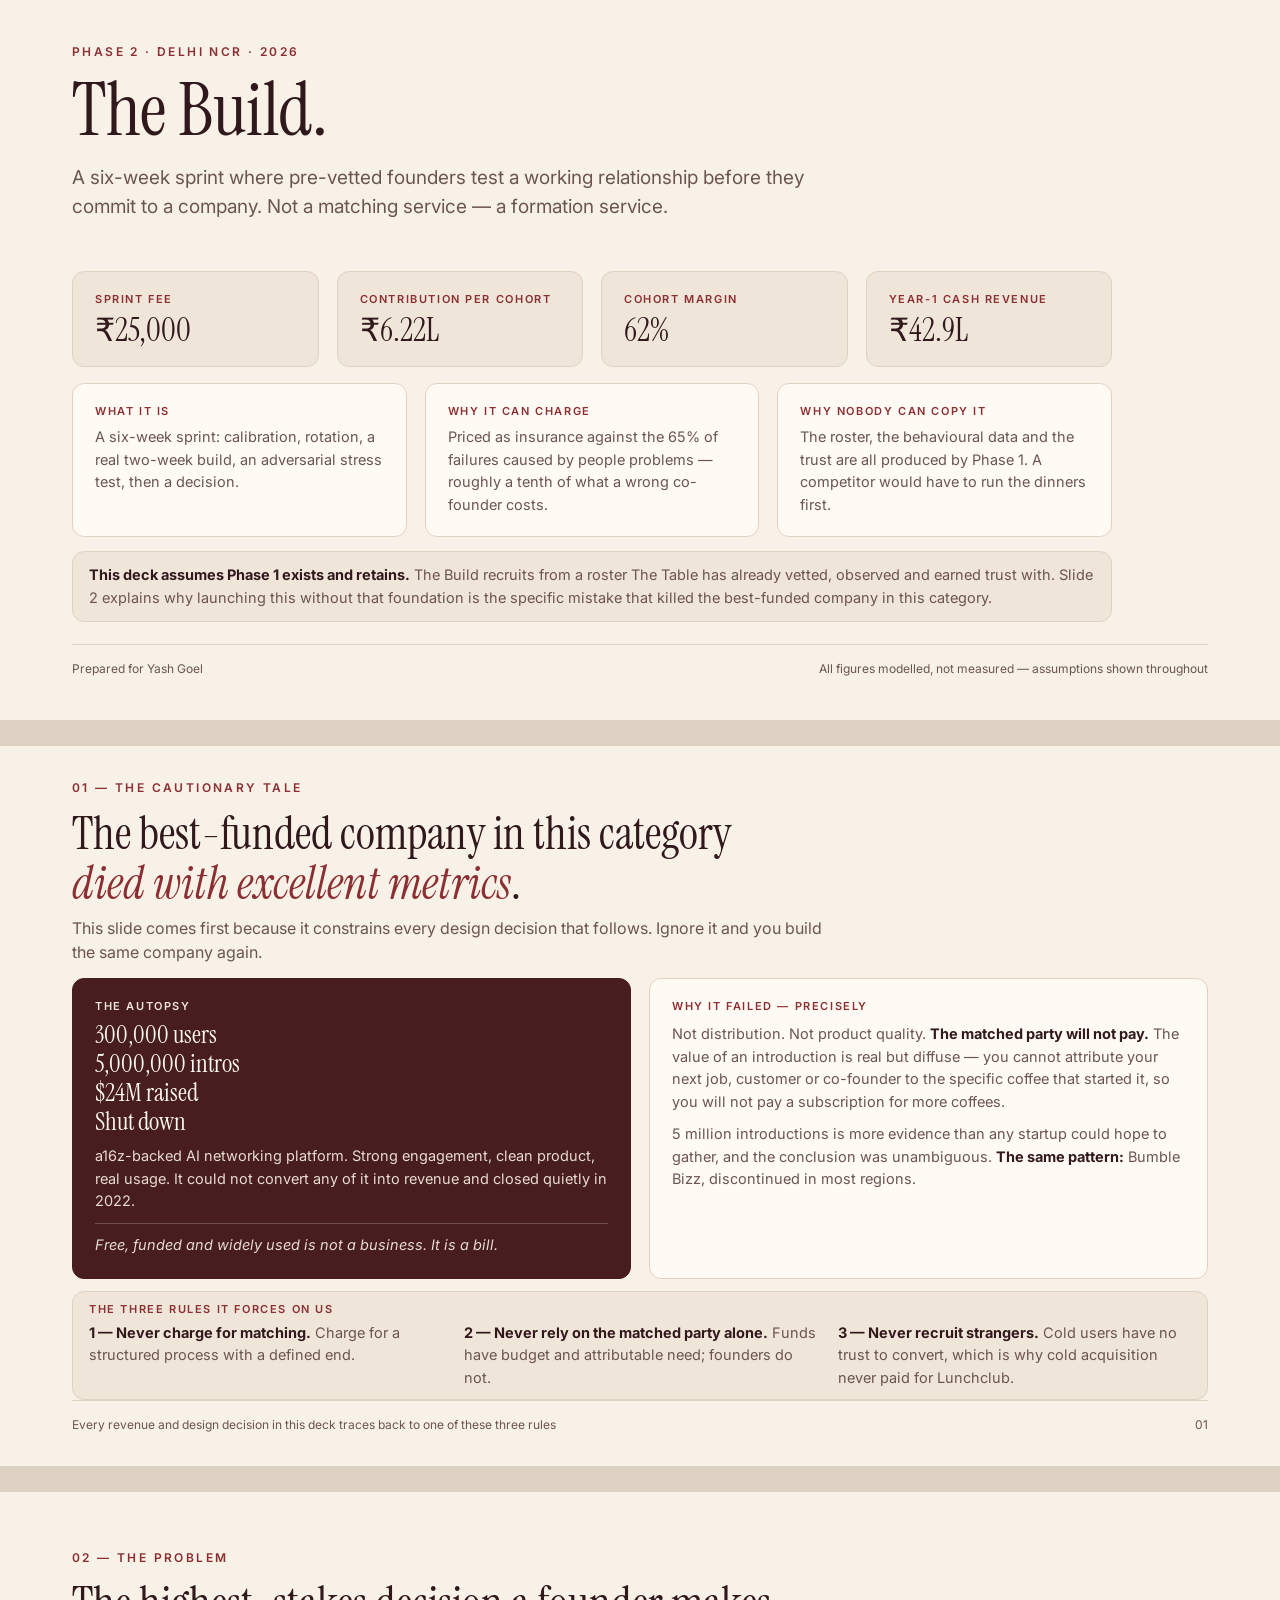
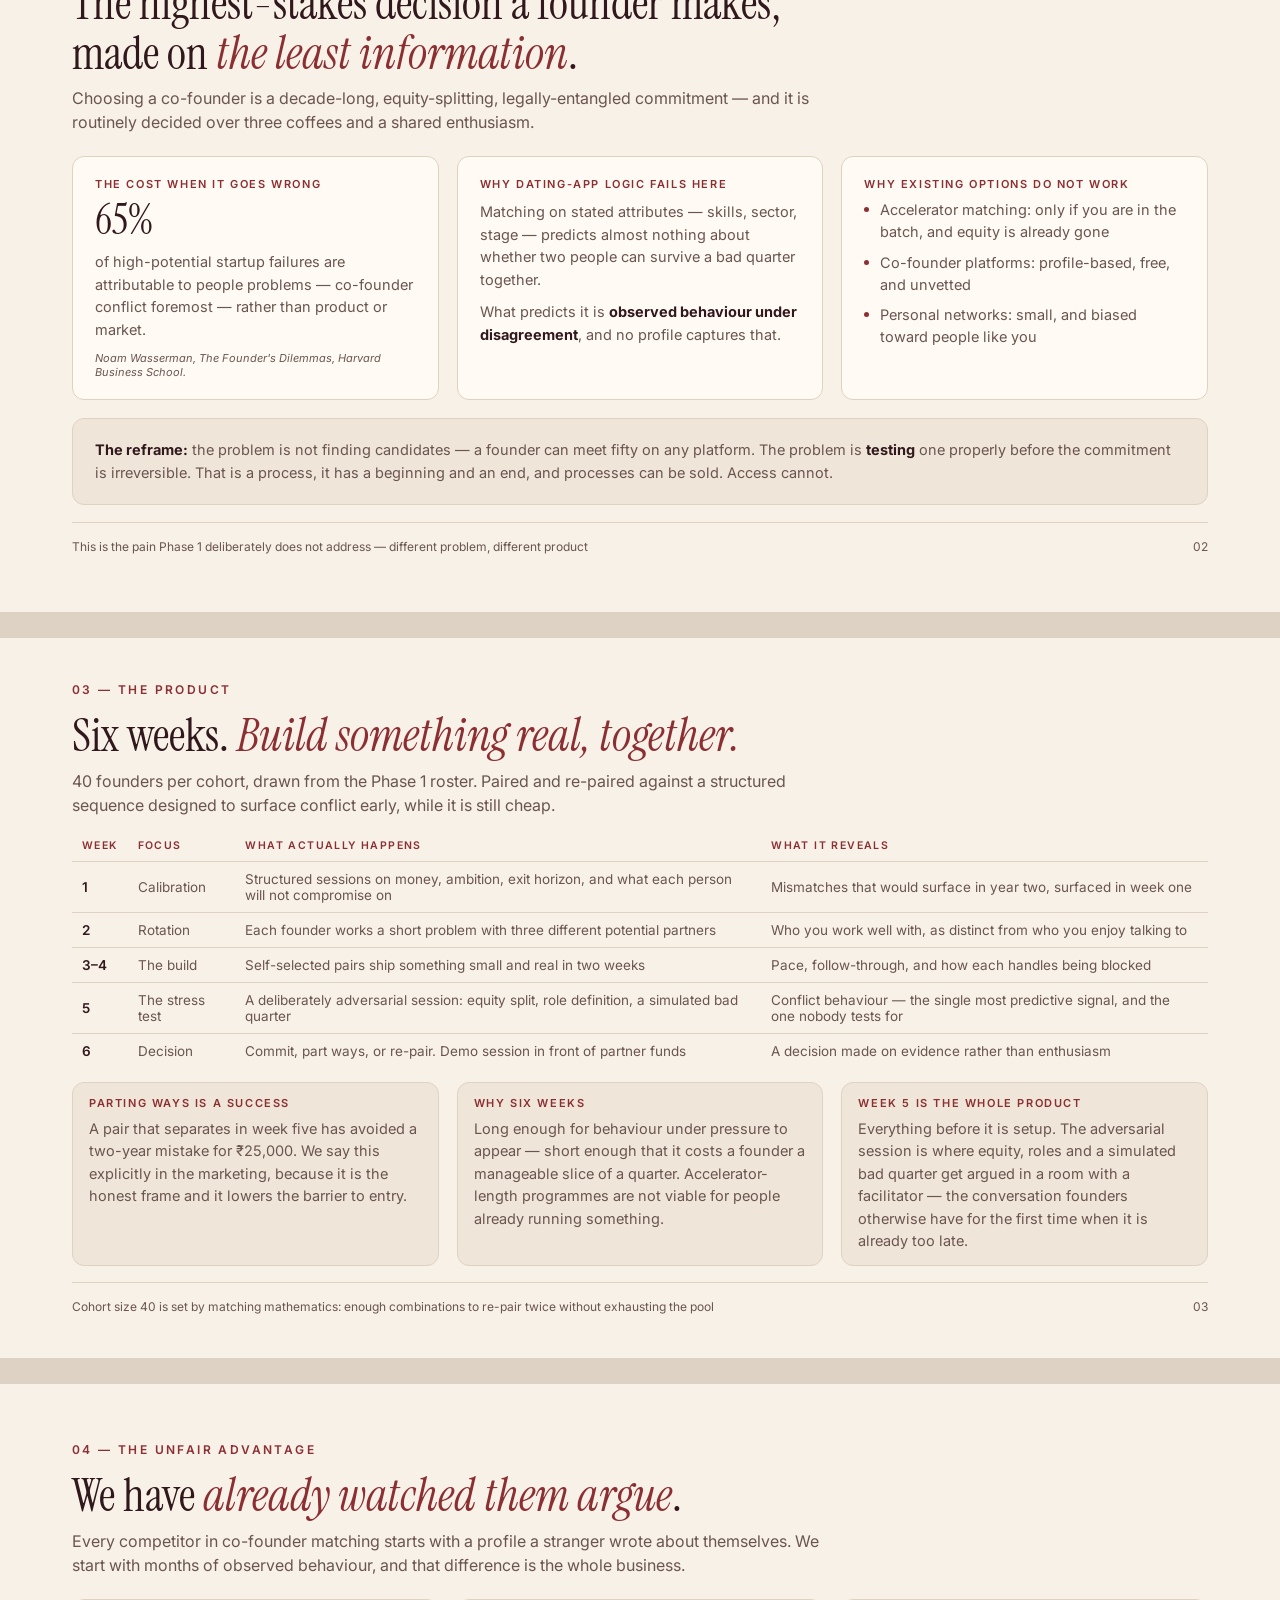
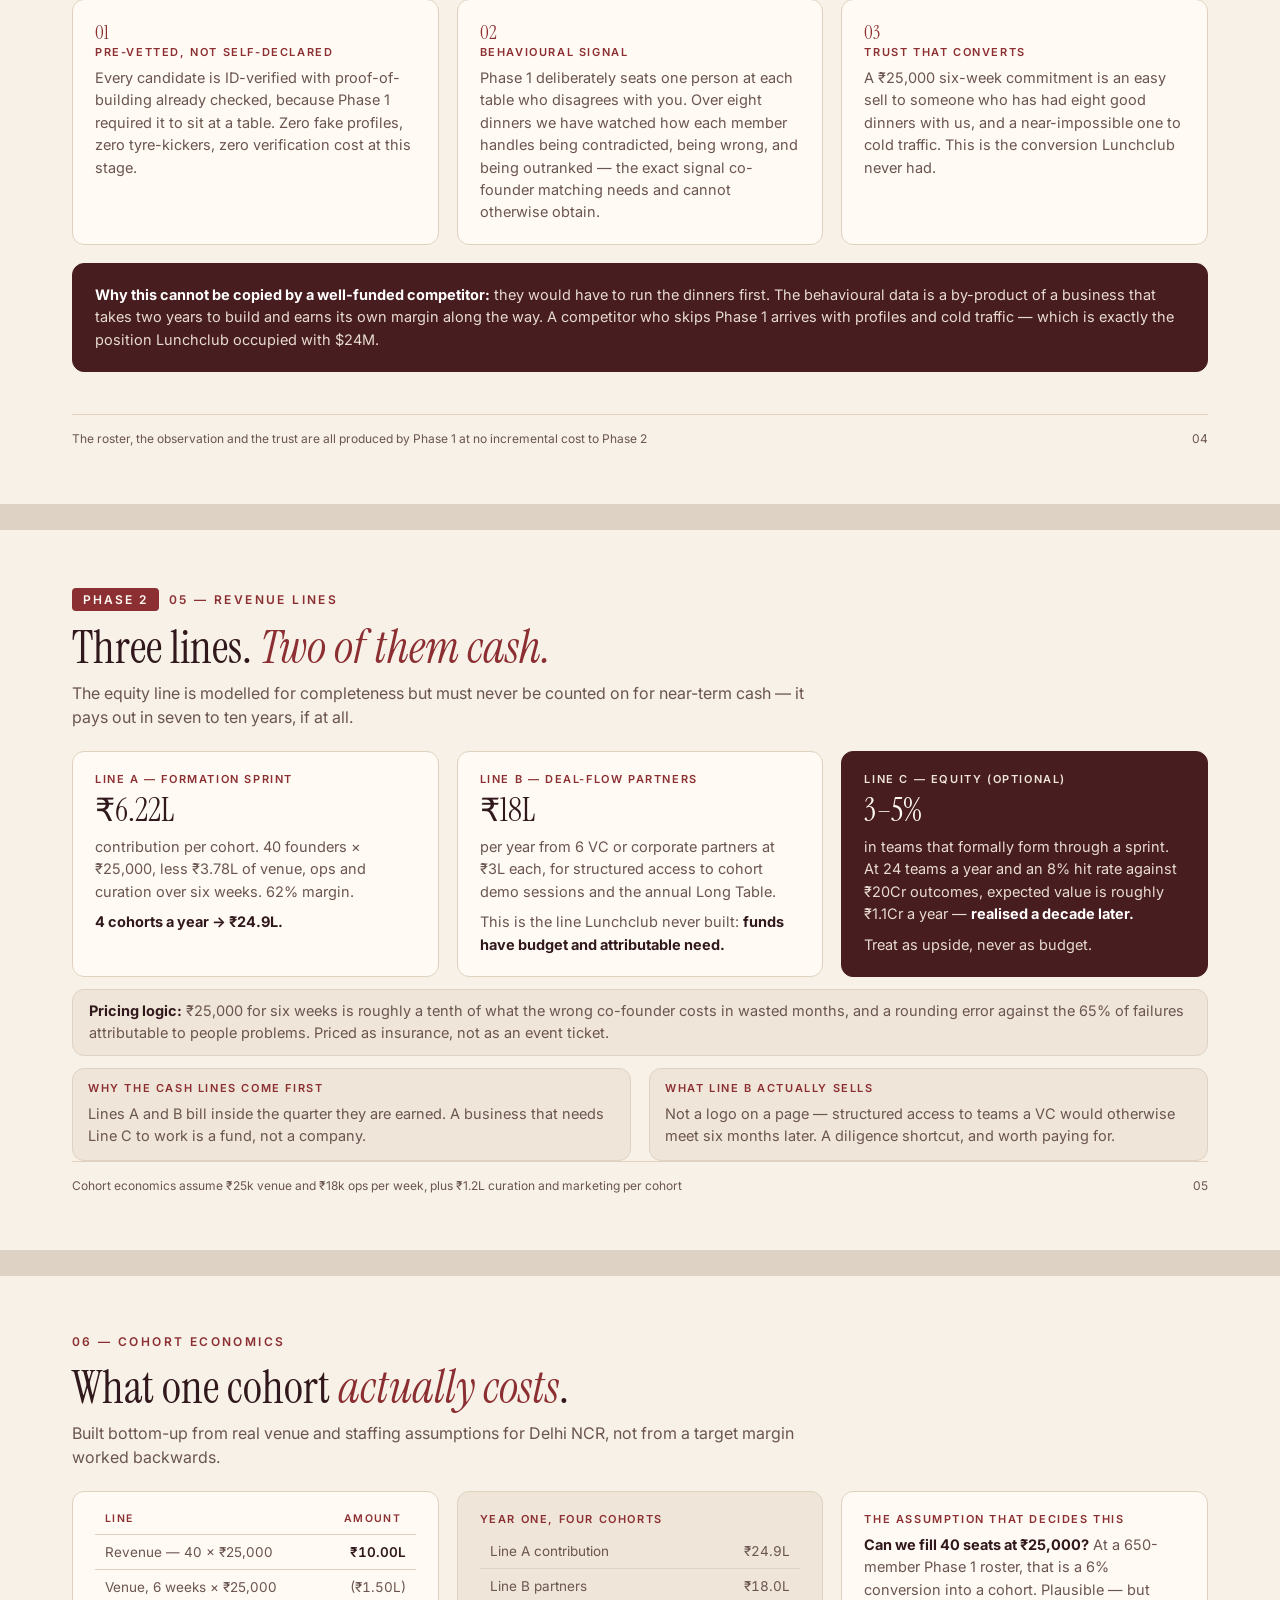
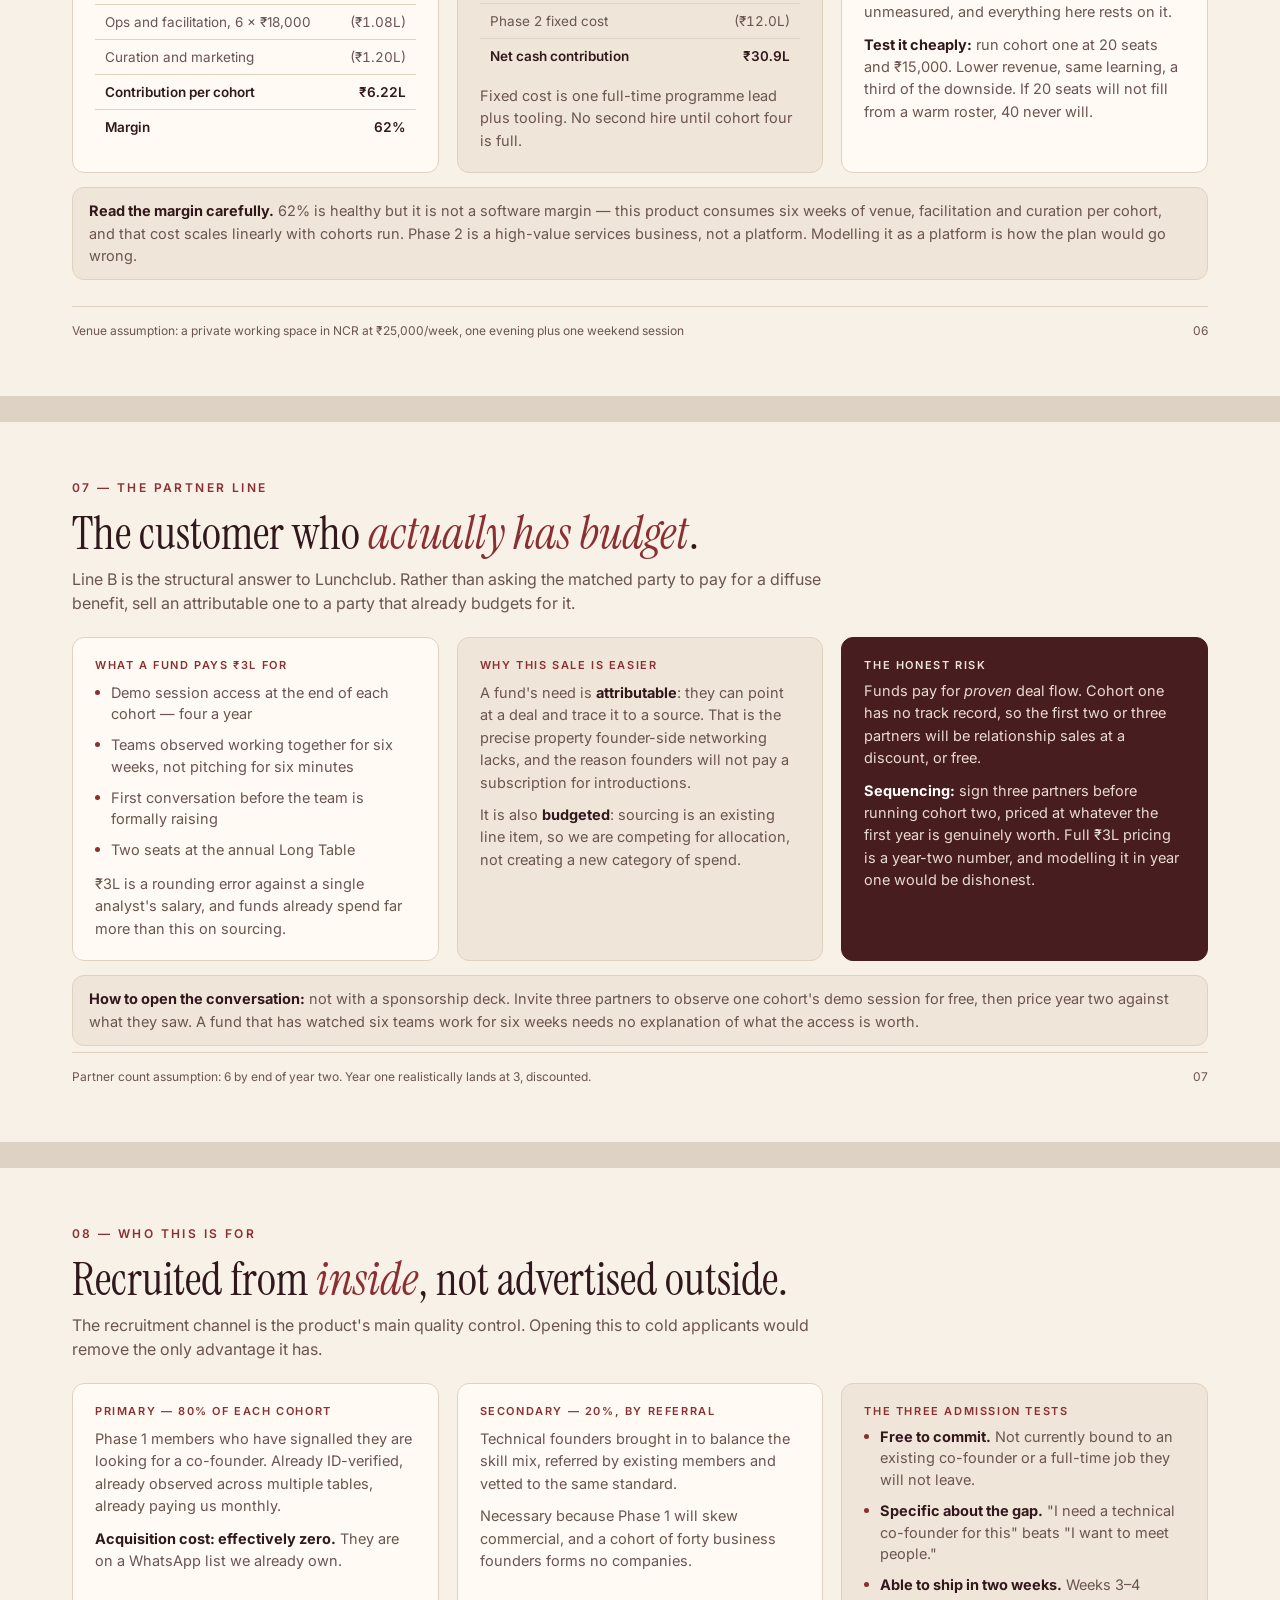
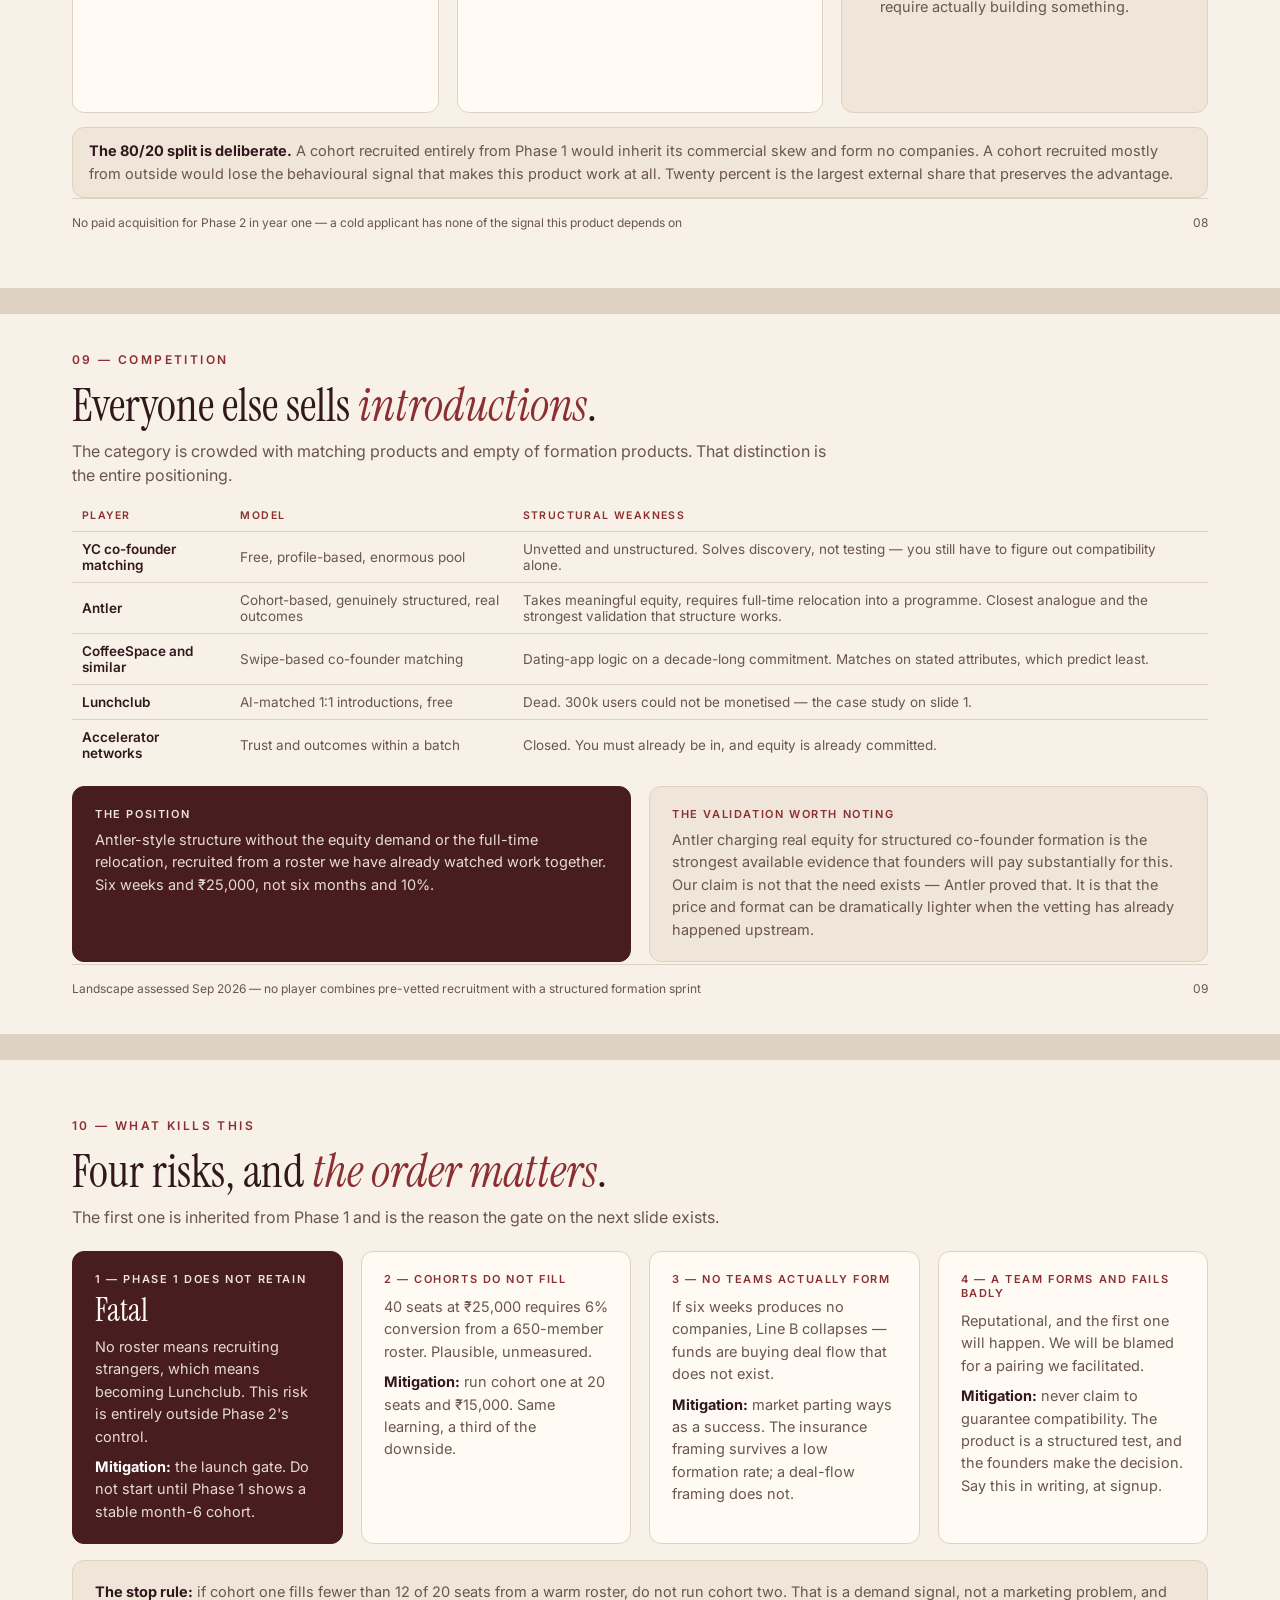
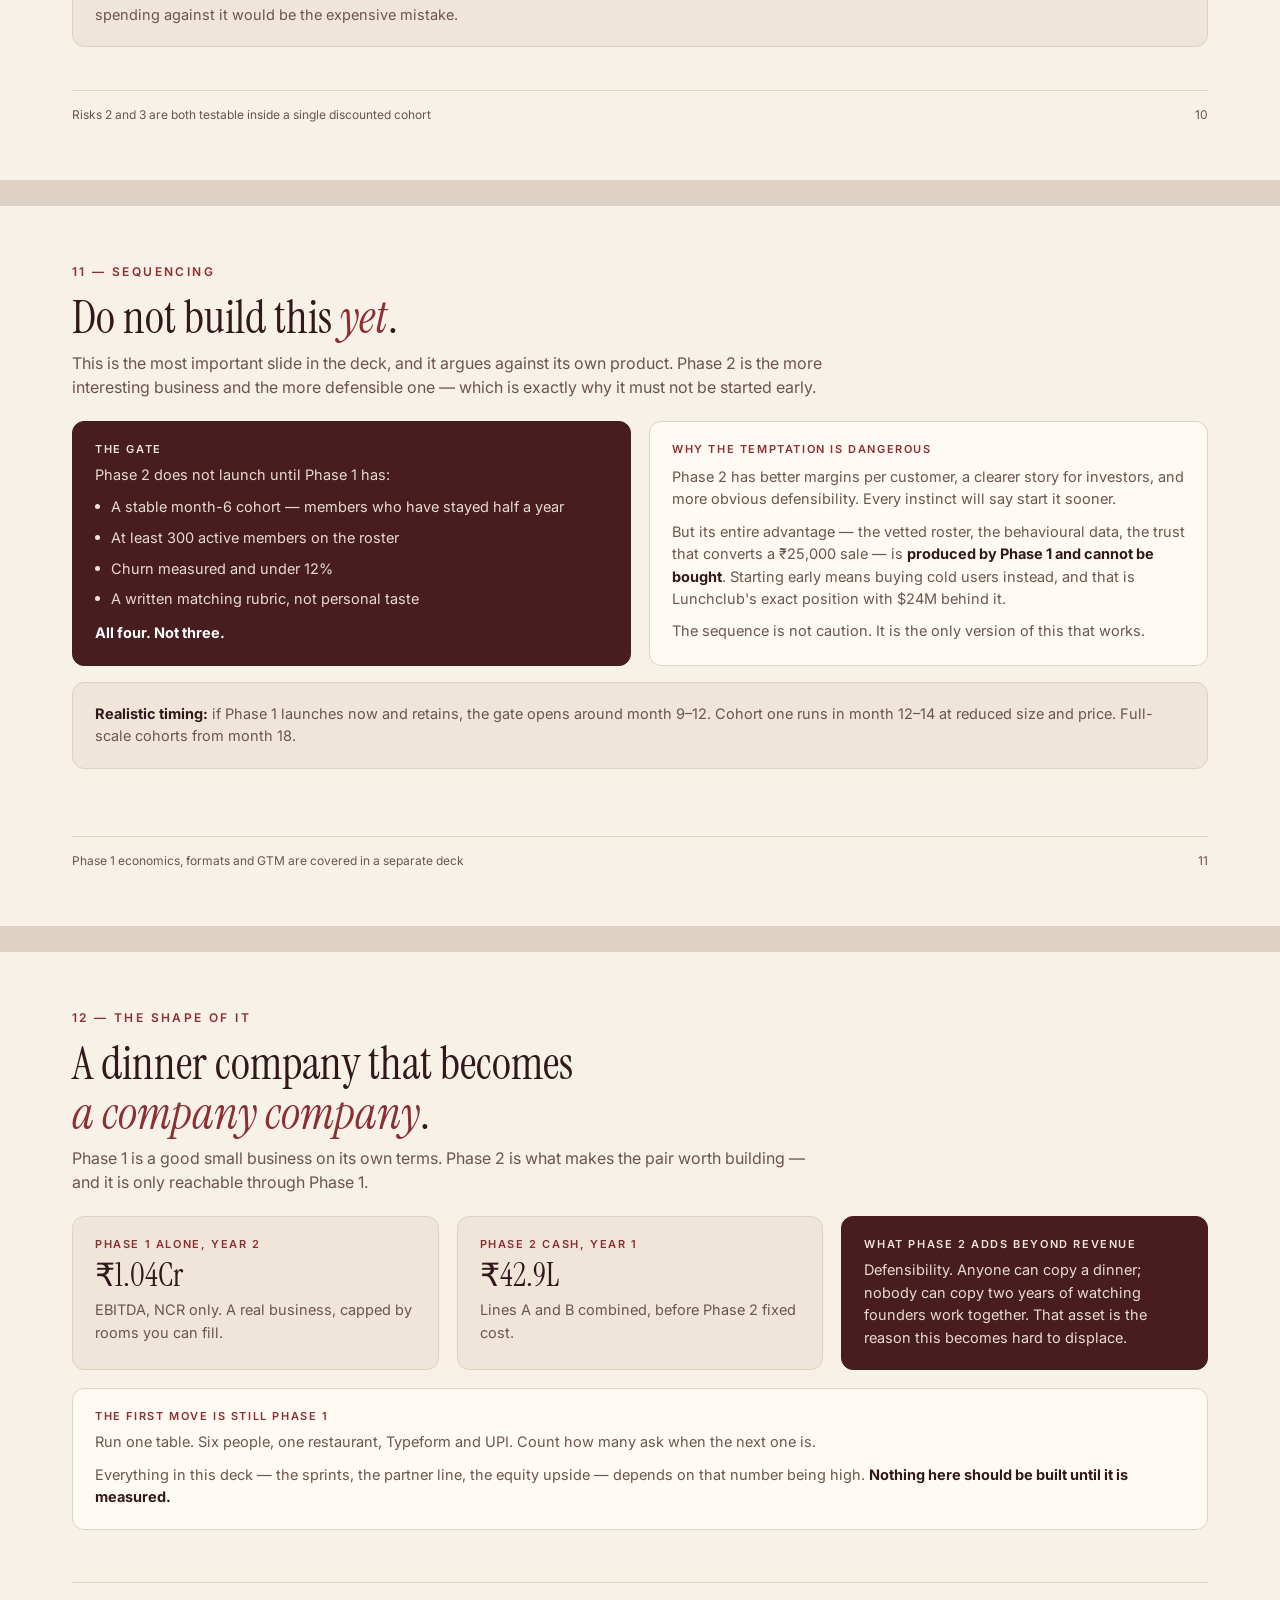
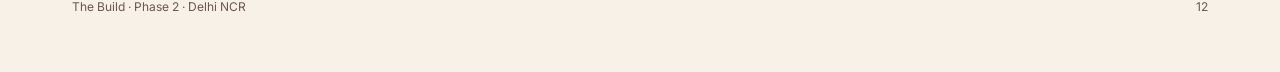
<file: deck/phase-2-the-build.html>
<!DOCTYPE html>
<html lang="en">
<head>
<meta charset="utf-8">
<meta name="viewport" content="width=device-width, initial-scale=1">
<title>The Build — Phase 2 strategy deck</title>
<link href="https://fonts.googleapis.com/css2?family=Instrument+Serif:ital@0;1&family=Inter:wght@400;500;600;700&display=swap" rel="stylesheet">
<link rel="stylesheet" href="deck.css">
</head>
<body>

<!-- 1 COVER -->
<section class="slide" style="justify-content:center;padding-top:44px;padding-bottom:44px">
  <div class="eyebrow">Phase 2 · Delhi NCR · 2026</div>
  <h1>The Build.</h1>
  <p class="sub" style="font-size:19px;margin-top:16px;max-width:64ch">
    A six-week sprint where pre-vetted founders test a working relationship before
    they commit to a company. Not a matching service — a formation service.
  </p>
  <div class="row" style="margin-top:28px;max-width:1040px">
    <div class="card col alt"><div class="k">Sprint fee</div><div class="big sm">₹25,000</div></div>
    <div class="card col alt"><div class="k">Contribution per cohort</div><div class="big sm">₹6.22L</div></div>
    <div class="card col alt"><div class="k">Cohort margin</div><div class="big sm">62%</div></div>
    <div class="card col alt"><div class="k">Year-1 cash revenue</div><div class="big sm">₹42.9L</div></div>
  </div>
  <div class="row" style="margin-top:16px;max-width:1040px">
    <div class="card col"><div class="k">What it is</div><p class="b">A six-week sprint: calibration, rotation, a real two-week build, an adversarial stress test, then a decision.</p></div>
    <div class="card col"><div class="k">Why it can charge</div><p class="b">Priced as insurance against the 65% of failures caused by people problems — roughly a tenth of what a wrong co-founder costs.</p></div>
    <div class="card col"><div class="k">Why nobody can copy it</div><p class="b">The roster, the behavioural data and the trust are all produced by Phase 1. A competitor would have to run the dinners first.</p></div>
  </div>
  <div class="card alt" style="margin-top:14px;max-width:1040px;padding:12px 16px">
    <p class="b"><strong style="color:var(--ink)">This deck assumes Phase 1 exists and retains.</strong> The Build recruits from a roster The Table has already vetted, observed and earned trust with. Slide 2 explains why launching this without that foundation is the specific mistake that killed the best-funded company in this category.</p>
  </div>
  <div class="foot"><span>Prepared for Yash Goel</span><span>All figures modelled, not measured — assumptions shown throughout</span></div>
</section>

<!-- 2 LUNCHCLUB -->
<section class="slide" style="padding-top:34px;padding-bottom:34px">
  <div class="eyebrow">01 — The cautionary tale</div>
  <h2>The best-funded company in this category<br><em>died with excellent metrics</em>.</h2>
  <p class="sub" style="margin-bottom:14px">This slide comes first because it constrains every design decision that follows. Ignore it and you build the same company again.</p>
  <div class="row" style="flex:1">
    <div class="card col dark">
      <div class="k">The autopsy</div>
      <div class="big" style="font-size:25px;margin-bottom:9px;line-height:1.15">300,000 users<br>5,000,000 intros<br>$24M raised<br>Shut down</div>
      <p class="b">a16z-backed AI networking platform. Strong engagement, clean product, real usage. It could not convert any of it into revenue and closed quietly in 2022.</p>
      <div style="margin-top:10px;padding-top:10px;border-top:1px solid rgba(255,250,243,.22)">
        <p class="b" style="font-style:italic">Free, funded and widely used is not a business. It is a bill.</p>
      </div>
    </div>
    <div class="card col">
      <div class="k">Why it failed — precisely</div>
      <p class="b" style="margin-top:10px">Not distribution. Not product quality. <strong style="color:var(--ink)">The matched party will not pay.</strong> The value of an introduction is real but diffuse — you cannot attribute your next job, customer or co-founder to the specific coffee that started it, so you will not pay a subscription for more coffees.</p>
      <p class="b" style="margin-top:10px">5 million introductions is more evidence than any startup could hope to gather, and the conclusion was unambiguous. <strong style="color:var(--ink)">The same pattern:</strong> Bumble Bizz, discontinued in most regions.</p>
    </div>
  </div>
  <div class="card alt" style="margin-top:12px;padding:10px 16px">
    <div class="k" style="margin-bottom:6px">The three rules it forces on us</div>
    <div class="row" style="gap:22px">
      <p class="b col"><strong style="color:var(--ink)">1 — Never charge for matching.</strong> Charge for a structured process with a defined end.</p>
      <p class="b col"><strong style="color:var(--ink)">2 — Never rely on the matched party alone.</strong> Funds have budget and attributable need; founders do not.</p>
      <p class="b col"><strong style="color:var(--ink)">3 — Never recruit strangers.</strong> Cold users have no trust to convert, which is why cold acquisition never paid for Lunchclub.</p>
    </div>
  </div>
  <div class="foot"><span>Every revenue and design decision in this deck traces back to one of these three rules</span><span>01</span></div>
</section>

<!-- 3 THE PROBLEM -->
<section class="slide">
  <div class="eyebrow">02 — The problem</div>
  <h2>The highest-stakes decision a founder makes,<br>made on <em>the least information</em>.</h2>
  <p class="sub">Choosing a co-founder is a decade-long, equity-splitting, legally-entangled commitment — and it is routinely decided over three coffees and a shared enthusiasm.</p>
  <div class="row">
    <div class="card col"><div class="k">The cost when it goes wrong</div><div class="big">65%</div><p class="b" style="margin-top:10px">of high-potential startup failures are attributable to people problems — co-founder conflict foremost — rather than product or market.</p><p class="src" style="margin-top:10px">Noam Wasserman, <em>The Founder's Dilemmas</em>, Harvard Business School.</p></div>
    <div class="card col"><div class="k">Why dating-app logic fails here</div><p class="b" style="margin-top:10px">Matching on stated attributes — skills, sector, stage — predicts almost nothing about whether two people can survive a bad quarter together.</p><p class="b" style="margin-top:10px">What predicts it is <strong style="color:var(--ink)">observed behaviour under disagreement</strong>, and no profile captures that.</p></div>
    <div class="card col"><div class="k">Why existing options do not work</div><ul style="margin-top:8px"><li>Accelerator matching: only if you are in the batch, and equity is already gone</li><li>Co-founder platforms: profile-based, free, and unvetted</li><li>Personal networks: small, and biased toward people like you</li></ul></div>
  </div>
  <div class="card alt" style="margin-top:18px">
    <p class="b"><strong style="color:var(--ink)">The reframe:</strong> the problem is not finding candidates — a founder can meet fifty on any platform. The problem is <strong style="color:var(--ink)">testing</strong> one properly before the commitment is irreversible. That is a process, it has a beginning and an end, and processes can be sold. Access cannot.</p>
  </div>
  <div class="foot"><span>This is the pain Phase 1 deliberately does not address — different problem, different product</span><span>02</span></div>
</section>

<!-- 4 THE PRODUCT -->
<section class="slide" style="padding-top:44px;padding-bottom:44px">
  <div class="eyebrow">03 — The product</div>
  <h2>Six weeks. <em>Build something real, together.</em></h2>
  <p class="sub">40 founders per cohort, drawn from the Phase 1 roster. Paired and re-paired against a structured sequence designed to surface conflict early, while it is still cheap.</p>
  <table>
    <thead><tr><th>Week</th><th>Focus</th><th>What actually happens</th><th>What it reveals</th></tr></thead>
    <tbody>
      <tr><td><strong>1</strong></td><td>Calibration</td><td>Structured sessions on money, ambition, exit horizon, and what each person will not compromise on</td><td>Mismatches that would surface in year two, surfaced in week one</td></tr>
      <tr><td><strong>2</strong></td><td>Rotation</td><td>Each founder works a short problem with three different potential partners</td><td>Who you work well with, as distinct from who you enjoy talking to</td></tr>
      <tr><td><strong>3–4</strong></td><td>The build</td><td>Self-selected pairs ship something small and real in two weeks</td><td>Pace, follow-through, and how each handles being blocked</td></tr>
      <tr><td><strong>5</strong></td><td>The stress test</td><td>A deliberately adversarial session: equity split, role definition, a simulated bad quarter</td><td>Conflict behaviour — the single most predictive signal, and the one nobody tests for</td></tr>
      <tr><td><strong>6</strong></td><td>Decision</td><td>Commit, part ways, or re-pair. Demo session in front of partner funds</td><td>A decision made on evidence rather than enthusiasm</td></tr>
    </tbody>
  </table>
  <div class="row" style="margin-top:14px">
    <div class="card col alt" style="padding:13px 16px"><div class="k">Parting ways is a success</div><p class="b">A pair that separates in week five has avoided a two-year mistake for ₹25,000. We say this explicitly in the marketing, because it is the honest frame and it lowers the barrier to entry.</p></div>
    <div class="card col alt" style="padding:13px 16px"><div class="k">Why six weeks</div><p class="b">Long enough for behaviour under pressure to appear — short enough that it costs a founder a manageable slice of a quarter. Accelerator-length programmes are not viable for people already running something.</p></div>
    <div class="card col alt" style="padding:13px 16px"><div class="k">Week 5 is the whole product</div><p class="b">Everything before it is setup. The adversarial session is where equity, roles and a simulated bad quarter get argued in a room with a facilitator — the conversation founders otherwise have for the first time when it is already too late.</p></div>
  </div>
  <div class="foot"><span>Cohort size 40 is set by matching mathematics: enough combinations to re-pair twice without exhausting the pool</span><span>03</span></div>
</section>

<!-- 5 WHY US -->
<section class="slide">
  <div class="eyebrow">04 — The unfair advantage</div>
  <h2>We have <em>already watched them argue</em>.</h2>
  <p class="sub">Every competitor in co-founder matching starts with a profile a stranger wrote about themselves. We start with months of observed behaviour, and that difference is the whole business.</p>
  <div class="row">
    <div class="card col"><div class="num-badge">01</div><div class="k">Pre-vetted, not self-declared</div><p class="b" style="margin-top:8px">Every candidate is ID-verified with proof-of-building already checked, because Phase 1 required it to sit at a table. Zero fake profiles, zero tyre-kickers, zero verification cost at this stage.</p></div>
    <div class="card col"><div class="num-badge">02</div><div class="k">Behavioural signal</div><p class="b" style="margin-top:8px">Phase 1 deliberately seats one person at each table who disagrees with you. Over eight dinners we have watched how each member handles being contradicted, being wrong, and being outranked — the exact signal co-founder matching needs and cannot otherwise obtain.</p></div>
    <div class="card col"><div class="num-badge">03</div><div class="k">Trust that converts</div><p class="b" style="margin-top:8px">A ₹25,000 six-week commitment is an easy sell to someone who has had eight good dinners with us, and a near-impossible one to cold traffic. This is the conversion Lunchclub never had.</p></div>
  </div>
  <div class="card dark" style="margin-top:18px">
    <p class="b"><strong style="color:#fff">Why this cannot be copied by a well-funded competitor:</strong> they would have to run the dinners first. The behavioural data is a by-product of a business that takes two years to build and earns its own margin along the way. A competitor who skips Phase 1 arrives with profiles and cold traffic — which is exactly the position Lunchclub occupied with $24M.</p>
  </div>
  <div class="foot"><span>The roster, the observation and the trust are all produced by Phase 1 at no incremental cost to Phase 2</span><span>04</span></div>
</section>

<!-- 6 REVENUE LINES -->
<section class="slide">
  <div class="phase"><b>Phase 2</b><span class="eyebrow" style="margin:0">05 — Revenue lines</span></div>
  <h2>Three lines. <em>Two of them cash.</em></h2>
  <p class="sub">The equity line is modelled for completeness but must never be counted on for near-term cash — it pays out in seven to ten years, if at all.</p>
  <div class="row">
    <div class="card col"><div class="k">Line A — formation sprint</div><div class="big sm">₹6.22L</div><p class="b" style="margin-top:10px">contribution per cohort. 40 founders × ₹25,000, less ₹3.78L of venue, ops and curation over six weeks. 62% margin.</p><p class="b" style="margin-top:8px"><strong style="color:var(--ink)">4 cohorts a year → ₹24.9L.</strong></p></div>
    <div class="card col"><div class="k">Line B — deal-flow partners</div><div class="big sm">₹18L</div><p class="b" style="margin-top:10px">per year from 6 VC or corporate partners at ₹3L each, for structured access to cohort demo sessions and the annual Long Table.</p><p class="b" style="margin-top:8px">This is the line Lunchclub never built: <strong style="color:var(--ink)">funds have budget and attributable need.</strong></p></div>
    <div class="card col dark"><div class="k">Line C — equity (optional)</div><div class="big sm">3–5%</div><p class="b" style="margin-top:10px">in teams that formally form through a sprint. At 24 teams a year and an 8% hit rate against ₹20Cr outcomes, expected value is roughly ₹1.1Cr a year — <strong style="color:#fff">realised a decade later.</strong></p><p class="b" style="margin-top:8px">Treat as upside, never as budget.</p></div>
  </div>
  <div class="card alt" style="margin-top:12px;padding:10px 16px"><p class="b"><strong style="color:var(--ink)">Pricing logic:</strong> ₹25,000 for six weeks is roughly a tenth of what the wrong co-founder costs in wasted months, and a rounding error against the 65% of failures attributable to people problems. Priced as insurance, not as an event ticket.</p></div>
  <div class="row" style="margin-top:12px">
    <div class="card col alt" style="padding:12px 15px"><div class="k">Why the cash lines come first</div><p class="b">Lines A and B bill inside the quarter they are earned. A business that needs Line C to work is a fund, not a company.</p></div>
    <div class="card col alt" style="padding:12px 15px"><div class="k">What Line B actually sells</div><p class="b">Not a logo on a page — structured access to teams a VC would otherwise meet six months later. A diligence shortcut, and worth paying for.</p></div>
  </div>
  <div class="foot"><span>Cohort economics assume ₹25k venue and ₹18k ops per week, plus ₹1.2L curation and marketing per cohort</span><span>05</span></div>
</section>

<!-- 7 COHORT P&L -->
<section class="slide">
  <div class="eyebrow">06 — Cohort economics</div>
  <h2>What one cohort <em>actually costs</em>.</h2>
  <p class="sub">Built bottom-up from real venue and staffing assumptions for Delhi NCR, not from a target margin worked backwards.</p>
  <div class="row">
    <div class="card col">
      <table>
        <thead><tr><th>Line</th><th>Amount</th></tr></thead>
        <tbody>
          <tr><td>Revenue — 40 × ₹25,000</td><td class="num"><strong>₹10.00L</strong></td></tr>
          <tr><td>Venue, 6 weeks × ₹25,000</td><td class="num">(₹1.50L)</td></tr>
          <tr><td>Ops and facilitation, 6 × ₹18,000</td><td class="num">(₹1.08L)</td></tr>
          <tr><td>Curation and marketing</td><td class="num">(₹1.20L)</td></tr>
          <tr><td><strong>Contribution per cohort</strong></td><td class="num"><strong>₹6.22L</strong></td></tr>
          <tr><td><strong>Margin</strong></td><td class="num"><strong>62%</strong></td></tr>
        </tbody>
      </table>
    </div>
    <div class="card col alt">
      <div class="k">Year one, four cohorts</div>
      <table style="margin-top:8px">
        <tbody>
          <tr><td>Line A contribution</td><td class="num">₹24.9L</td></tr>
          <tr><td>Line B partners</td><td class="num">₹18.0L</td></tr>
          <tr><td>Phase 2 fixed cost</td><td class="num">(₹12.0L)</td></tr>
          <tr><td><strong>Net cash contribution</strong></td><td class="num"><strong>₹30.9L</strong></td></tr>
        </tbody>
      </table>
      <p class="b" style="margin-top:12px">Fixed cost is one full-time programme lead plus tooling. No second hire until cohort four is full.</p>
    </div>
    <div class="card col">
      <div class="k">The assumption that decides this</div>
      <p class="b" style="margin-top:8px"><strong style="color:var(--ink)">Can we fill 40 seats at ₹25,000?</strong> At a 650-member Phase 1 roster, that is a 6% conversion into a cohort. Plausible — but unmeasured, and everything here rests on it.</p>
      <p class="b" style="margin-top:10px"><strong style="color:var(--ink)">Test it cheaply:</strong> run cohort one at 20 seats and ₹15,000. Lower revenue, same learning, a third of the downside. If 20 seats will not fill from a warm roster, 40 never will.</p>
    </div>
  </div>
  <div class="card alt" style="margin-top:14px;padding:12px 16px"><p class="b"><strong style="color:var(--ink)">Read the margin carefully.</strong> 62% is healthy but it is not a software margin — this product consumes six weeks of venue, facilitation and curation per cohort, and that cost scales linearly with cohorts run. Phase 2 is a high-value services business, not a platform. Modelling it as a platform is how the plan would go wrong.</p></div>
  <div class="foot"><span>Venue assumption: a private working space in NCR at ₹25,000/week, one evening plus one weekend session</span><span>06</span></div>
</section>

<!-- 8 LINE B -->
<section class="slide">
  <div class="eyebrow">07 — The partner line</div>
  <h2>The customer who <em>actually has budget</em>.</h2>
  <p class="sub">Line B is the structural answer to Lunchclub. Rather than asking the matched party to pay for a diffuse benefit, sell an attributable one to a party that already budgets for it.</p>
  <div class="row">
    <div class="card col">
      <div class="k">What a fund pays ₹3L for</div>
      <ul style="margin-top:10px">
        <li>Demo session access at the end of each cohort — four a year</li>
        <li>Teams observed working together for six weeks, not pitching for six minutes</li>
        <li>First conversation before the team is formally raising</li>
        <li>Two seats at the annual Long Table</li>
      </ul>
      <p class="b" style="margin-top:12px">₹3L is a rounding error against a single analyst's salary, and funds already spend far more than this on sourcing.</p>
    </div>
    <div class="card col alt">
      <div class="k">Why this sale is easier</div>
      <p class="b" style="margin-top:10px">A fund's need is <strong style="color:var(--ink)">attributable</strong>: they can point at a deal and trace it to a source. That is the precise property founder-side networking lacks, and the reason founders will not pay a subscription for introductions.</p>
      <p class="b" style="margin-top:10px">It is also <strong style="color:var(--ink)">budgeted</strong>: sourcing is an existing line item, so we are competing for allocation, not creating a new category of spend.</p>
    </div>
    <div class="card col dark">
      <div class="k">The honest risk</div>
      <p class="b" style="margin-top:8px">Funds pay for <em>proven</em> deal flow. Cohort one has no track record, so the first two or three partners will be relationship sales at a discount, or free.</p>
      <p class="b" style="margin-top:10px"><strong style="color:#fff">Sequencing:</strong> sign three partners before running cohort two, priced at whatever the first year is genuinely worth. Full ₹3L pricing is a year-two number, and modelling it in year one would be dishonest.</p>
    </div>
  </div>
  <div class="card alt" style="margin-top:14px;padding:12px 16px"><p class="b"><strong style="color:var(--ink)">How to open the conversation:</strong> not with a sponsorship deck. Invite three partners to observe one cohort's demo session for free, then price year two against what they saw. A fund that has watched six teams work for six weeks needs no explanation of what the access is worth.</p></div>
  <div class="foot"><span>Partner count assumption: 6 by end of year two. Year one realistically lands at 3, discounted.</span><span>07</span></div>
</section>

<!-- 9 TARGET GROUP -->
<section class="slide">
  <div class="eyebrow">08 — Who this is for</div>
  <h2>Recruited from <em>inside</em>, not advertised outside.</h2>
  <p class="sub">The recruitment channel is the product's main quality control. Opening this to cold applicants would remove the only advantage it has.</p>
  <div class="row" style="flex:1">
    <div class="card col">
      <div class="k">Primary — 80% of each cohort</div>
      <p class="b" style="margin-top:10px">Phase 1 members who have signalled they are looking for a co-founder. Already ID-verified, already observed across multiple tables, already paying us monthly.</p>
      <p class="b" style="margin-top:10px"><strong style="color:var(--ink)">Acquisition cost: effectively zero.</strong> They are on a WhatsApp list we already own.</p>
    </div>
    <div class="card col">
      <div class="k">Secondary — 20%, by referral</div>
      <p class="b" style="margin-top:10px">Technical founders brought in to balance the skill mix, referred by existing members and vetted to the same standard.</p>
      <p class="b" style="margin-top:10px">Necessary because Phase 1 will skew commercial, and a cohort of forty business founders forms no companies.</p>
    </div>
    <div class="card col alt">
      <div class="k">The three admission tests</div>
      <ul style="margin-top:8px">
        <li><strong style="color:var(--ink)">Free to commit.</strong> Not currently bound to an existing co-founder or a full-time job they will not leave.</li>
        <li><strong style="color:var(--ink)">Specific about the gap.</strong> "I need a technical co-founder for this" beats "I want to meet people."</li>
        <li><strong style="color:var(--ink)">Able to ship in two weeks.</strong> Weeks 3–4 require actually building something.</li>
      </ul>
    </div>
  </div>
  <div class="card alt" style="margin-top:14px;padding:12px 16px"><p class="b"><strong style="color:var(--ink)">The 80/20 split is deliberate.</strong> A cohort recruited entirely from Phase 1 would inherit its commercial skew and form no companies. A cohort recruited mostly from outside would lose the behavioural signal that makes this product work at all. Twenty percent is the largest external share that preserves the advantage.</p></div>
  <div class="foot"><span>No paid acquisition for Phase 2 in year one — a cold applicant has none of the signal this product depends on</span><span>08</span></div>
</section>

<!-- 10 COMPETITION -->
<section class="slide" style="padding-top:38px;padding-bottom:38px">
  <div class="eyebrow">09 — Competition</div>
  <h2>Everyone else sells <em>introductions</em>.</h2>
  <p class="sub">The category is crowded with matching products and empty of formation products. That distinction is the entire positioning.</p>
  <table>
    <thead><tr><th>Player</th><th>Model</th><th>Structural weakness</th></tr></thead>
    <tbody>
      <tr><td><strong>YC co-founder matching</strong></td><td>Free, profile-based, enormous pool</td><td>Unvetted and unstructured. Solves discovery, not testing — you still have to figure out compatibility alone.</td></tr>
      <tr><td><strong>Antler</strong></td><td>Cohort-based, genuinely structured, real outcomes</td><td>Takes meaningful equity, requires full-time relocation into a programme. Closest analogue and the strongest validation that structure works.</td></tr>
      <tr><td><strong>CoffeeSpace and similar</strong></td><td>Swipe-based co-founder matching</td><td>Dating-app logic on a decade-long commitment. Matches on stated attributes, which predict least.</td></tr>
      <tr><td><strong>Lunchclub</strong></td><td>AI-matched 1:1 introductions, free</td><td>Dead. 300k users could not be monetised — the case study on slide 1.</td></tr>
      <tr><td><strong>Accelerator networks</strong></td><td>Trust and outcomes within a batch</td><td>Closed. You must already be in, and equity is already committed.</td></tr>
    </tbody>
  </table>
  <div class="row" style="margin-top:16px">
    <div class="card col dark"><div class="k">The position</div><p class="b">Antler-style structure without the equity demand or the full-time relocation, recruited from a roster we have already watched work together. Six weeks and ₹25,000, not six months and 10%.</p></div>
    <div class="card col alt"><div class="k">The validation worth noting</div><p class="b">Antler charging real equity for structured co-founder formation is the strongest available evidence that founders will pay substantially for this. Our claim is not that the need exists — Antler proved that. It is that the price and format can be dramatically lighter when the vetting has already happened upstream.</p></div>
  </div>
  <div class="foot"><span>Landscape assessed Sep 2026 — no player combines pre-vetted recruitment with a structured formation sprint</span><span>09</span></div>
</section>

<!-- 11 RISKS -->
<section class="slide">
  <div class="eyebrow">10 — What kills this</div>
  <h2>Four risks, and <em>the order matters</em>.</h2>
  <p class="sub">The first one is inherited from Phase 1 and is the reason the gate on the next slide exists.</p>
  <div class="row">
    <div class="card col dark">
      <div class="k">1 — Phase 1 does not retain</div>
      <div class="big sm">Fatal</div>
      <p class="b" style="margin-top:10px">No roster means recruiting strangers, which means becoming Lunchclub. This risk is entirely outside Phase 2's control.</p>
      <p class="b" style="margin-top:8px"><strong style="color:#fff">Mitigation:</strong> the launch gate. Do not start until Phase 1 shows a stable month-6 cohort.</p>
    </div>
    <div class="card col">
      <div class="k">2 — Cohorts do not fill</div>
      <p class="b" style="margin-top:10px">40 seats at ₹25,000 requires 6% conversion from a 650-member roster. Plausible, unmeasured.</p>
      <p class="b" style="margin-top:8px"><strong style="color:var(--ink)">Mitigation:</strong> run cohort one at 20 seats and ₹15,000. Same learning, a third of the downside.</p>
    </div>
    <div class="card col">
      <div class="k">3 — No teams actually form</div>
      <p class="b" style="margin-top:10px">If six weeks produces no companies, Line B collapses — funds are buying deal flow that does not exist.</p>
      <p class="b" style="margin-top:8px"><strong style="color:var(--ink)">Mitigation:</strong> market parting ways as a success. The insurance framing survives a low formation rate; a deal-flow framing does not.</p>
    </div>
    <div class="card col">
      <div class="k">4 — A team forms and fails badly</div>
      <p class="b" style="margin-top:10px">Reputational, and the first one will happen. We will be blamed for a pairing we facilitated.</p>
      <p class="b" style="margin-top:8px"><strong style="color:var(--ink)">Mitigation:</strong> never claim to guarantee compatibility. The product is a structured test, and the founders make the decision. Say this in writing, at signup.</p>
    </div>
  </div>
  <div class="card alt" style="margin-top:16px"><p class="b"><strong style="color:var(--ink)">The stop rule:</strong> if cohort one fills fewer than 12 of 20 seats from a warm roster, do not run cohort two. That is a demand signal, not a marketing problem, and spending against it would be the expensive mistake.</p></div>
  <div class="foot"><span>Risks 2 and 3 are both testable inside a single discounted cohort</span><span>10</span></div>
</section>

<!-- 12 THE GATE -->
<section class="slide">
  <div class="eyebrow">11 — Sequencing</div>
  <h2>Do not build this <em>yet</em>.</h2>
  <p class="sub">This is the most important slide in the deck, and it argues against its own product. Phase 2 is the more interesting business and the more defensible one — which is exactly why it must not be started early.</p>
  <div class="row">
    <div class="card col dark">
      <div class="k">The gate</div>
      <p class="b" style="margin-top:8px">Phase 2 does not launch until Phase 1 has:</p>
      <ul style="margin-top:10px">
        <li>A stable month-6 cohort — members who have stayed half a year</li>
        <li>At least 300 active members on the roster</li>
        <li>Churn measured and under 12%</li>
        <li>A written matching rubric, not personal taste</li>
      </ul>
      <p class="b" style="margin-top:12px"><strong style="color:#fff">All four. Not three.</strong></p>
    </div>
    <div class="card col">
      <div class="k">Why the temptation is dangerous</div>
      <p class="b" style="margin-top:10px">Phase 2 has better margins per customer, a clearer story for investors, and more obvious defensibility. Every instinct will say start it sooner.</p>
      <p class="b" style="margin-top:10px">But its entire advantage — the vetted roster, the behavioural data, the trust that converts a ₹25,000 sale — is <strong style="color:var(--ink)">produced by Phase 1 and cannot be bought</strong>. Starting early means buying cold users instead, and that is Lunchclub's exact position with $24M behind it.</p>
      <p class="b" style="margin-top:10px">The sequence is not caution. It is the only version of this that works.</p>
    </div>
  </div>
  <div class="card alt" style="margin-top:16px"><p class="b"><strong style="color:var(--ink)">Realistic timing:</strong> if Phase 1 launches now and retains, the gate opens around month 9–12. Cohort one runs in month 12–14 at reduced size and price. Full-scale cohorts from month 18.</p></div>
  <div class="foot"><span>Phase 1 economics, formats and GTM are covered in a separate deck</span><span>11</span></div>
</section>

<!-- 13 CLOSE -->
<section class="slide">
  <div class="eyebrow">12 — The shape of it</div>
  <h2>A dinner company that becomes<br><em>a company company</em>.</h2>
  <p class="sub">Phase 1 is a good small business on its own terms. Phase 2 is what makes the pair worth building — and it is only reachable through Phase 1.</p>
  <div class="row">
    <div class="card col alt"><div class="k">Phase 1 alone, year 2</div><div class="big sm">₹1.04Cr</div><p class="b" style="margin-top:8px">EBITDA, NCR only. A real business, capped by rooms you can fill.</p></div>
    <div class="card col alt"><div class="k">Phase 2 cash, year 1</div><div class="big sm">₹42.9L</div><p class="b" style="margin-top:8px">Lines A and B combined, before Phase 2 fixed cost.</p></div>
    <div class="card col dark"><div class="k">What Phase 2 adds beyond revenue</div><p class="b" style="margin-top:8px">Defensibility. Anyone can copy a dinner; nobody can copy two years of watching founders work together. That asset is the reason this becomes hard to displace.</p></div>
  </div>
  <div class="card" style="margin-top:18px">
    <div class="k">The first move is still Phase 1</div>
    <p class="b" style="margin-top:8px">Run one table. Six people, one restaurant, Typeform and UPI. Count how many ask when the next one is.</p>
    <p class="b" style="margin-top:10px">Everything in this deck — the sprints, the partner line, the equity upside — depends on that number being high. <strong style="color:var(--ink)">Nothing here should be built until it is measured.</strong></p>
  </div>
  <div class="foot"><span>The Build · Phase 2 · Delhi NCR</span><span>12</span></div>
</section>

</body>
</html>
</file>
<file: deck/deck.css>
:root{
  --bg:#f7f1e8; --card:#fffaf3; --card-2:#efe5d8; --line:#e0d2c0;
  --ink:#31181c; --dim:#6b5550; --accent:#471d1f; --fill:#8c2f32; --cream:#fffaf3;
}
*{box-sizing:border-box;margin:0;padding:0}
body{background:#ddd2c4;font-family:Inter,system-ui,sans-serif;color:var(--ink)}
@page{size:1280px 720px;margin:0}
.slide{
  width:1280px;height:720px;overflow:hidden;position:relative;
  background:var(--bg);padding:58px 72px;display:flex;flex-direction:column;
  page-break-after:always;break-after:page;
}
.slide+.slide{margin-top:26px}
@media print{.slide+.slide{margin-top:0}}
.eyebrow{font-size:12px;letter-spacing:2.4px;text-transform:uppercase;color:var(--fill);font-weight:600;margin-bottom:14px}
h1{font-family:"Instrument Serif",Georgia,serif;font-weight:400;font-size:74px;line-height:1.02;letter-spacing:-.5px}
h2{font-family:"Instrument Serif",Georgia,serif;font-weight:400;font-size:46px;line-height:1.08;margin-bottom:8px}
h2 em{font-style:italic;color:var(--fill)}
.sub{font-size:16px;color:var(--dim);line-height:1.5;max-width:76ch;margin-bottom:22px}
.row{display:flex;gap:18px}
.col{flex:1}
.card{background:var(--card);border:1px solid var(--line);border-radius:12px;padding:20px 22px}
.card.alt{background:var(--card-2)}
.card.dark{background:var(--accent);color:var(--cream);border-color:var(--accent)}
.card.dark .k,.card.dark .lbl{color:var(--card-2)}
.k{font-size:11px;letter-spacing:1.6px;text-transform:uppercase;color:var(--fill);font-weight:600;margin-bottom:8px}
.big{font-family:"Instrument Serif",Georgia,serif;font-size:42px;line-height:1}
.big.sm{font-size:32px}
p.b{font-size:14.5px;line-height:1.55;color:var(--dim)}
.card.dark p.b{color:#e8dbd0}
ul{list-style:none}
li{font-size:14.5px;line-height:1.5;color:var(--dim);padding-left:16px;position:relative;margin-bottom:9px}
li::before{content:"";position:absolute;left:0;top:8px;width:5px;height:5px;border-radius:50%;background:var(--fill)}
.card.dark li{color:#e8dbd0}
.card.dark li::before{background:var(--card-2)}
table{width:100%;border-collapse:collapse;font-size:13.5px}
th{text-align:left;font-size:10.5px;letter-spacing:1.4px;text-transform:uppercase;color:var(--fill);font-weight:600;padding:0 10px 9px;border-bottom:1px solid var(--line)}
td{padding:9px 10px;border-bottom:1px solid var(--line);color:var(--dim)}
td.num{font-variant-numeric:tabular-nums;text-align:right}
td strong{color:var(--ink);font-weight:600}
tr:last-child td{border-bottom:none}
.foot{margin-top:auto;padding-top:16px;border-top:1px solid var(--line);font-size:12px;color:var(--dim);display:flex;justify-content:space-between;gap:20px}
.pill{display:inline-block;background:var(--card-2);border:1px solid var(--line);border-radius:100px;padding:5px 13px;font-size:12px;color:var(--accent);font-weight:500;margin:0 6px 7px 0}
.num-badge{font-family:"Instrument Serif",Georgia,serif;font-size:19px;color:var(--fill);margin-right:8px}
.src{font-size:11px;color:var(--dim);font-style:italic}
.phase{display:flex;align-items:center;gap:10px;margin-bottom:12px}
.phase b{font-size:12px;letter-spacing:2px;text-transform:uppercase;background:var(--fill);color:var(--cream);padding:4px 11px;border-radius:4px;font-weight:600}
</file>
